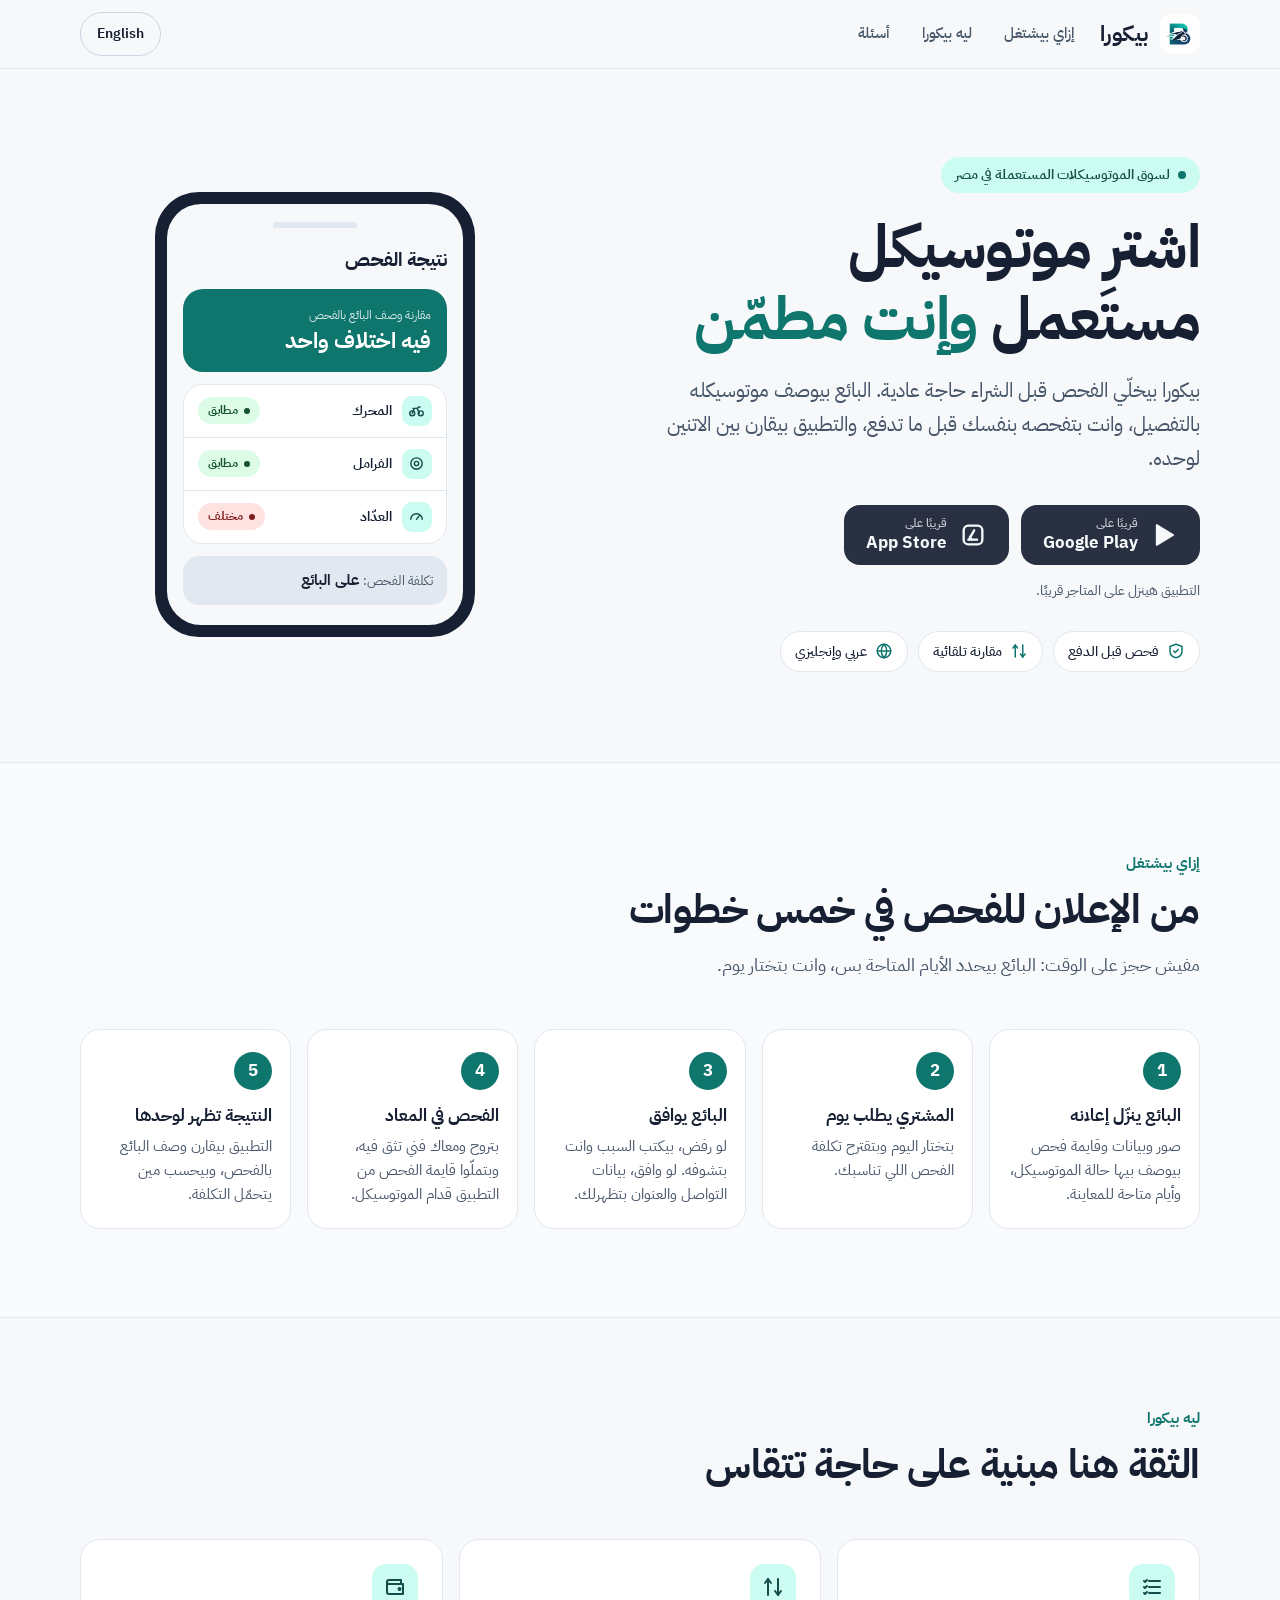
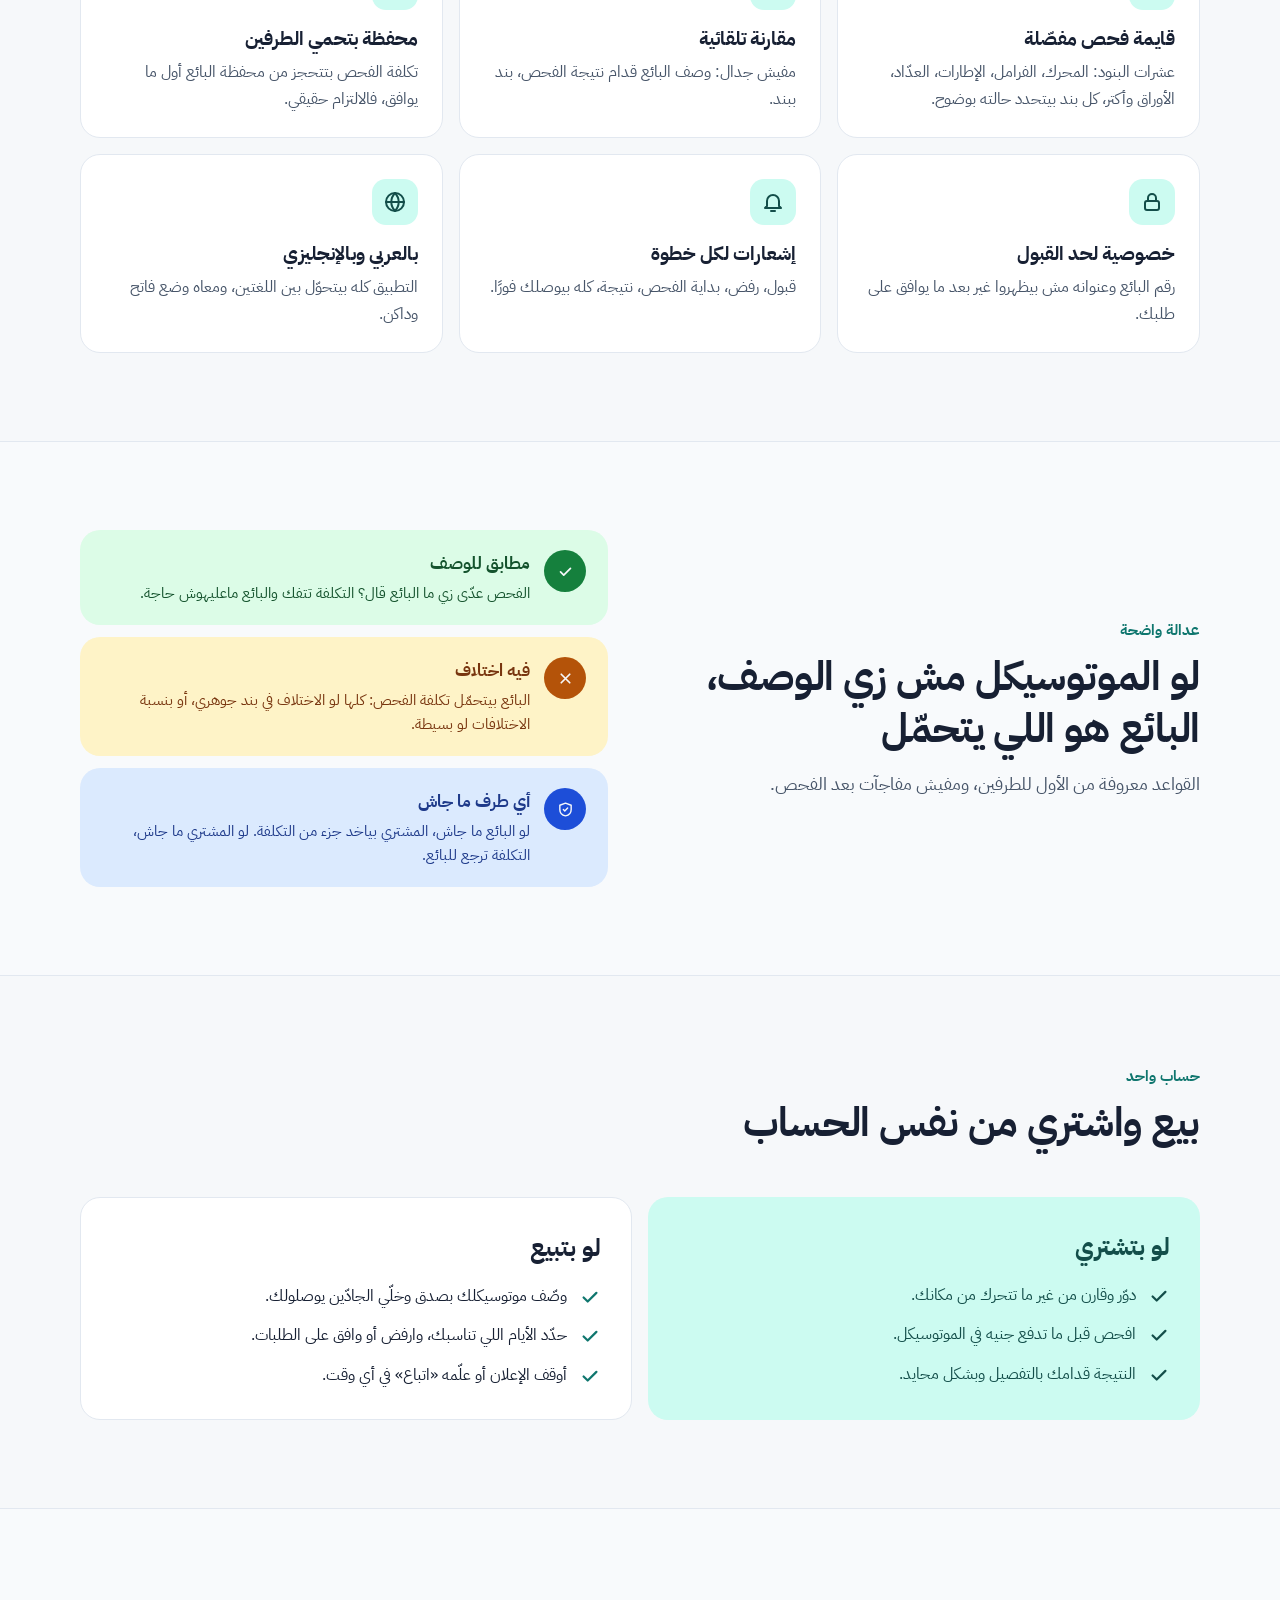
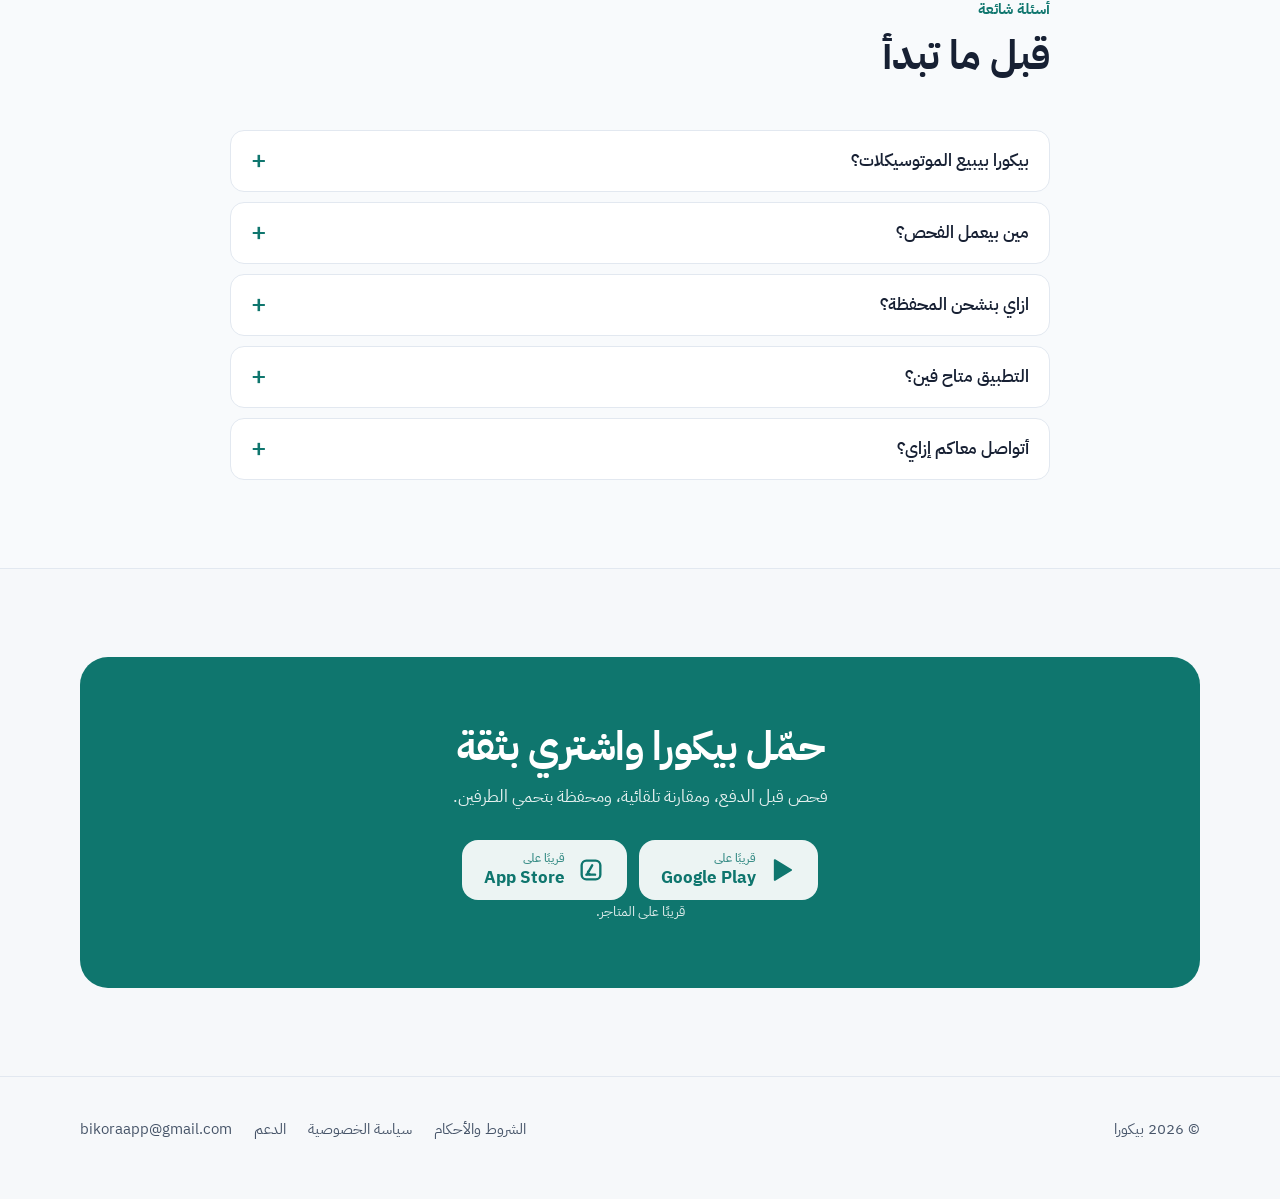
<file: index.html>
<!doctype html>
<html lang="ar" dir="rtl">
<head>
<meta charset="utf-8">
<meta name="viewport" content="width=device-width,initial-scale=1,viewport-fit=cover">
<title>بيكورا — اشترِ موتوسيكل مستعمل وإنت مطمّن | Bikora</title>
<meta name="description" content="بيكورا تطبيق لشراء وبيع الموتوسيكلات المستعملة في مصر: البائع يوصف موتوسيكله، والمشتري يفحصه قبل ما يدفع، والمقارنة بتتم تلقائيًا. Bikora: buy and sell used motorcycles in Egypt with an inspection before you pay.">
<meta name="theme-color" content="#0F766E">
<meta property="og:title" content="بيكورا | Bikora">
<meta property="og:description" content="اشترِ موتوسيكل مستعمل وإنت مطمّن. Buy a used motorcycle with confidence.">
<meta property="og:image" content="assets/icon.png">
<meta property="og:type" content="website">
<link rel="icon" type="image/png" href="assets/favicon.png">
<link rel="apple-touch-icon" href="assets/apple-touch-icon.png">
<link rel="preload" href="assets/fonts/plex-regular.woff2" as="font" type="font/woff2" crossorigin>
<style>
@font-face{font-family:"Plex";font-weight:400;font-display:swap;src:url(assets/fonts/plex-regular.woff2) format("woff2")}
@font-face{font-family:"Plex";font-weight:500;font-display:swap;src:url(assets/fonts/plex-medium.woff2) format("woff2")}
@font-face{font-family:"Plex";font-weight:600;font-display:swap;src:url(assets/fonts/plex-semibold.woff2) format("woff2")}
@font-face{font-family:"Plex";font-weight:700;font-display:swap;src:url(assets/fonts/plex-bold.woff2) format("woff2")}

/* Colours are the app's own palette (AppColors), light and dark. Flat only. */
:root{
  --primary:#0F766E; --primary-pressed:#115E59; --on-primary:#FFFFFF;
  --primary-container:#CCFBF1; --on-primary-container:#134E4A;
  --bg:#F6F8FA; --surface:#FFFFFF; --surface-low:#F8FAFC; --surface-high:#E2E8F0;
  --on-surface:#172033; --on-variant:#475569; --outline:#CBD5E1; --outline-var:#E2E8F0;
  --success:#15803D; --success-c:#DCFCE7; --on-success-c:#14532D;
  --danger:#B91C1C; --danger-c:#FEE2E2; --on-danger-c:#7F1D1D;
  --warning:#B45309; --warning-c:#FEF3C7; --on-warning-c:#78350F;
  --info:#1D4ED8; --info-c:#DBEAFE; --on-info-c:#1E3A8A;
  --radius:20px; --radius-s:14px;
  color-scheme:light;
}
@media (prefers-color-scheme:dark){
  :root:not([data-theme="light"]){
    --primary:#5EEAD4; --primary-pressed:#2DD4BF; --on-primary:#073B35;
    --primary-container:#164E45; --on-primary-container:#B7F7E9;
    --bg:#121715; --surface:#1B211E; --surface-low:#191F1C; --surface-high:#29322D;
    --on-surface:#F1F5F2; --on-variant:#B4C0B8; --outline:#78877D; --outline-var:#3A4640;
    --success:#86D9A2; --success-c:#1D4930; --on-success-c:#C7F4D3;
    --danger:#FF8B86; --danger-c:#592B2A; --on-danger-c:#FFDAD7;
    --warning:#F4C66A; --warning-c:#55401D; --on-warning-c:#FFE6AE;
    --info:#91BFFF; --info-c:#263B58; --on-info-c:#DCEAFF;
    color-scheme:dark;
  }
}

*{box-sizing:border-box;margin:0;padding:0}
html{scroll-behavior:smooth;-webkit-text-size-adjust:100%}
body{font-family:"Plex",system-ui,-apple-system,"Segoe UI",sans-serif;background:var(--bg);color:var(--on-surface);line-height:1.7;font-size:17px;-webkit-font-smoothing:antialiased}
img{max-width:100%;display:block}
a{color:inherit}
.wrap{width:min(1120px,100% - 2*clamp(16px,4vw,32px));margin-inline:auto}

/* language switching: only the active language is shown */
html[lang="ar"] [lang="en"],html[lang="en"] [lang="ar"]{display:none!important}

/* ---------- header ---------- */
header.top{position:sticky;top:0;z-index:20;background:var(--bg);border-bottom:1px solid var(--outline-var)}
.bar{display:flex;align-items:center;gap:12px;min-height:68px}
.brand{display:flex;align-items:center;gap:12px;text-decoration:none;font-weight:700;font-size:22px;letter-spacing:.2px}
.brand img{width:40px;height:40px;border-radius:11px}
.spacer{flex:1}
.nav{display:flex;gap:4px}
.nav a{text-decoration:none;padding:8px 14px;border-radius:999px;font-weight:500;font-size:15px;color:var(--on-variant)}
.nav a:hover{background:var(--surface-high);color:var(--on-surface)}
.lang-btn{font:inherit;font-weight:600;font-size:14px;min-height:44px;min-width:44px;padding:0 16px;border-radius:999px;border:1px solid var(--outline);background:transparent;color:var(--on-surface);cursor:pointer}
.lang-btn:hover{background:var(--surface-high)}
@media(max-width:760px){.nav{display:none}}

/* ---------- buttons ---------- */
.btn{display:inline-flex;align-items:center;justify-content:center;gap:10px;min-height:52px;padding:0 26px;border-radius:999px;font:inherit;font-weight:600;font-size:16px;text-decoration:none;border:0;cursor:pointer;background:var(--primary);color:var(--on-primary)}
.btn:hover{background:var(--primary-pressed)}
:root:not([data-theme="light"]) .btn:hover{color:var(--on-primary)}
.btn.ghost{background:transparent;color:var(--on-surface);border:1px solid var(--outline)}
.btn.ghost:hover{background:var(--surface-high)}
:focus-visible{outline:3px solid var(--primary);outline-offset:3px;border-radius:8px}

.store{display:inline-flex;align-items:center;gap:12px;min-height:60px;padding:0 22px;border-radius:16px;text-decoration:none;background:var(--on-surface);color:var(--bg);font-weight:600;text-align:start}
.store svg{width:28px;height:28px;flex:none}
.store small{display:block;font-size:12px;font-weight:500;opacity:.8;line-height:1.3}
.store b{display:block;font-size:17px;line-height:1.3}
.store[aria-disabled="true"]{cursor:default;opacity:.92}
.stores{display:flex;flex-wrap:wrap;gap:12px}
.band .store{background:var(--on-primary);color:var(--primary)}

/* ---------- hero ---------- */
.hero{padding:clamp(40px,7vw,88px) 0 clamp(48px,7vw,96px)}
.hero-grid{display:grid;grid-template-columns:1.1fr .9fr;gap:clamp(32px,6vw,80px);align-items:center}
.pill{display:inline-flex;align-items:center;gap:8px;padding:6px 14px;border-radius:999px;background:var(--primary-container);color:var(--on-primary-container);font-weight:600;font-size:14px}
.pill i{width:8px;height:8px;border-radius:50%;background:var(--primary);display:block}
h1{font-size:clamp(34px,5.6vw,60px);line-height:1.2;font-weight:700;margin:18px 0 18px;letter-spacing:-.5px}
h1 em{font-style:normal;color:var(--primary)}
.lead{font-size:clamp(17px,2vw,20px);color:var(--on-variant);max-width:36em}
.hero .stores{margin-top:30px}
.soon-note{margin-top:14px;font-size:14px;color:var(--on-variant)}
.chips{display:flex;flex-wrap:wrap;gap:10px;margin-top:28px}
.chip{display:inline-flex;align-items:center;gap:8px;padding:8px 14px;border-radius:999px;border:1px solid var(--outline-var);background:var(--surface);font-size:14px;font-weight:500}
.chip svg{width:18px;height:18px;color:var(--primary)}

/* phone mock — flat, built from the app's own components */
.phone-stage{display:flex;justify-content:center}
.phone{width:min(320px,100%);background:var(--on-surface);border-radius:44px;padding:12px;position:relative}
.screen{background:var(--bg);border-radius:34px;overflow:hidden;padding:18px 16px 20px;color:var(--on-surface)}
.screen .notch{width:84px;height:6px;border-radius:99px;background:var(--surface-high);margin:0 auto 16px}
.app-title{font-weight:700;font-size:19px;margin-bottom:12px}
.hero-card{background:var(--primary);color:var(--on-primary);border-radius:20px;padding:16px}
.hero-card small{opacity:.85;font-size:12px;display:block}
.hero-card strong{font-size:22px;display:block;line-height:1.3;margin-top:2px}
.rows{margin-top:12px;background:var(--surface);border:1px solid var(--outline-var);border-radius:20px;overflow:hidden}
.row{display:flex;align-items:center;gap:10px;padding:11px 14px;font-size:14px;font-weight:600}
.row+.row{border-top:1px solid var(--outline-var)}
.row .tag{margin-inline-start:auto;font-size:12px;font-weight:700;padding:3px 10px;border-radius:999px;display:inline-flex;align-items:center;gap:6px}
.tag::before{content:"";width:6px;height:6px;border-radius:50%;background:currentColor}
.tag.ok{background:var(--success-c);color:var(--on-success-c)}
.tag.bad{background:var(--danger-c);color:var(--on-danger-c)}
.ico{width:30px;height:30px;border-radius:10px;background:var(--primary-container);color:var(--on-primary-container);display:grid;place-items:center;flex:none}
.ico svg{width:17px;height:17px}
.settle{margin-top:12px;border-radius:16px;background:var(--surface-high);padding:12px 14px;font-size:13px;color:var(--on-variant)}
.settle b{color:var(--on-surface);font-size:15px}
@media(max-width:900px){.hero-grid{grid-template-columns:1fr}.phone-stage{order:-1}.phone{width:min(280px,100%)}}

/* ---------- sections ---------- */
section{padding:clamp(48px,7vw,88px) 0}
.eyebrow{font-weight:700;color:var(--primary);font-size:15px;margin-bottom:8px}
h2{font-size:clamp(27px,3.8vw,40px);line-height:1.3;font-weight:700;letter-spacing:-.3px;margin-bottom:14px}
.sub{color:var(--on-variant);max-width:40em;font-size:18px}
.head{margin-bottom:clamp(28px,4vw,48px)}
.alt{background:var(--surface-low);border-block:1px solid var(--outline-var)}

.steps{display:grid;grid-template-columns:repeat(5,1fr);gap:16px;counter-reset:s;list-style:none}
.step{background:var(--surface);border:1px solid var(--outline-var);border-radius:var(--radius);padding:22px 18px;counter-increment:s}
.step::before{content:counter(s);display:grid;place-items:center;width:38px;height:38px;border-radius:50%;background:var(--primary);color:var(--on-primary);font-weight:700;margin-bottom:14px}
.step h3{font-size:17px;line-height:1.4;margin-bottom:6px}
.step p{font-size:15px;color:var(--on-variant);line-height:1.6}
@media(max-width:1000px){.steps{grid-template-columns:repeat(2,1fr)}.step:last-child{grid-column:1/-1}}
@media(max-width:560px){.steps{grid-template-columns:1fr}}

.grid3{display:grid;grid-template-columns:repeat(3,1fr);gap:16px}
.card{background:var(--surface);border:1px solid var(--outline-var);border-radius:var(--radius);padding:24px}
.card .ico{width:46px;height:46px;border-radius:14px;margin-bottom:16px}
.card .ico svg{width:24px;height:24px}
.card h3{font-size:19px;line-height:1.4;margin-bottom:6px}
.card p{color:var(--on-variant);font-size:16px}
@media(max-width:900px){.grid3{grid-template-columns:repeat(2,1fr)}}
@media(max-width:600px){.grid3{grid-template-columns:1fr}}

.split{display:grid;grid-template-columns:1fr 1fr;gap:clamp(24px,5vw,64px);align-items:center}
@media(max-width:900px){.split{grid-template-columns:1fr}}
.rule{border-radius:var(--radius);padding:20px 22px;display:flex;gap:14px;align-items:flex-start}
.rule+.rule{margin-top:12px}
.rule .ico{width:42px;height:42px;border-radius:50%}
.rule h3{font-size:17px;margin-bottom:2px}
.rule p{font-size:15px;line-height:1.6}
.rule.good{background:var(--success-c);color:var(--on-success-c)}
.rule.good .ico{background:var(--success);color:var(--bg)}
.rule.bad{background:var(--warning-c);color:var(--on-warning-c)}
.rule.bad .ico{background:var(--warning);color:var(--bg)}
.rule.info{background:var(--info-c);color:var(--on-info-c)}
.rule.info .ico{background:var(--info);color:var(--bg)}

.two{display:grid;grid-template-columns:1fr 1fr;gap:16px}
@media(max-width:760px){.two{grid-template-columns:1fr}}
.role{border-radius:var(--radius);padding:30px}
.role.a{background:var(--primary-container);color:var(--on-primary-container)}
.role.b{background:var(--surface);border:1px solid var(--outline-var)}
.role h3{font-size:24px;margin-bottom:14px}
.role ul{list-style:none;display:grid;gap:12px}
.role li{display:flex;gap:12px;align-items:flex-start;font-size:16px}
.role li svg{width:22px;height:22px;flex:none;margin-top:3px;color:var(--primary)}
.role.a li svg{color:var(--on-primary-container)}

details{background:var(--surface);border:1px solid var(--outline-var);border-radius:var(--radius-s);padding:0 20px}
details+details{margin-top:10px}
summary{cursor:pointer;list-style:none;min-height:60px;display:flex;align-items:center;justify-content:space-between;gap:16px;font-weight:600;font-size:17px}
summary::-webkit-details-marker{display:none}
summary::after{content:"+";font-size:26px;line-height:1;color:var(--primary);font-weight:500}
details[open] summary::after{content:"–"}
details p{padding:0 0 20px;color:var(--on-variant)}

.band{background:var(--primary);color:var(--on-primary);border-radius:28px;padding:clamp(32px,6vw,64px);text-align:center}
.band h2{margin-bottom:10px}
.band p{opacity:.9;max-width:32em;margin:0 auto}
.band .stores{justify-content:center;margin-top:28px}
.band .soon-note{color:var(--on-primary);opacity:.85}

footer{padding:40px 0 56px;border-top:1px solid var(--outline-var);color:var(--on-variant);font-size:15px}
.foot{display:flex;flex-wrap:wrap;gap:16px 32px;align-items:center;justify-content:space-between}
.foot nav{display:flex;flex-wrap:wrap;gap:6px 22px}
.foot a{text-decoration:none}
.foot a:hover{color:var(--primary);text-decoration:underline}

.reveal{opacity:0;transform:translateY(14px);transition:opacity .5s ease,transform .5s ease}
.reveal.in{opacity:1;transform:none}
@media(prefers-reduced-motion:reduce){html{scroll-behavior:auto}.reveal{opacity:1;transform:none;transition:none}}
</style>
</head>
<body>

<!-- icons (inline, currentColor) -->
<svg width="0" height="0" style="position:absolute" aria-hidden="true">
  <defs>
    <symbol id="i-shield" viewBox="0 0 24 24" fill="none" stroke="currentColor" stroke-width="2" stroke-linecap="round" stroke-linejoin="round"><path d="M12 3l8 3v6c0 4.5-3.2 8-8 9-4.8-1-8-4.5-8-9V6l8-3z"/><path d="M9 12l2 2 4-4"/></symbol>
    <symbol id="i-list" viewBox="0 0 24 24" fill="none" stroke="currentColor" stroke-width="2" stroke-linecap="round" stroke-linejoin="round"><path d="M9 6h11M9 12h11M9 18h11"/><path d="M4 6l1 1 2-2M4 12l1 1 2-2M4 18l1 1 2-2"/></symbol>
    <symbol id="i-compare" viewBox="0 0 24 24" fill="none" stroke="currentColor" stroke-width="2" stroke-linecap="round" stroke-linejoin="round"><path d="M7 4v16M17 4v16"/><path d="M4 8l3-4 3 4M14 16l3 4 3-4"/></symbol>
    <symbol id="i-wallet" viewBox="0 0 24 24" fill="none" stroke="currentColor" stroke-width="2" stroke-linecap="round" stroke-linejoin="round"><path d="M4 7a2 2 0 012-2h12v4"/><path d="M4 7v10a2 2 0 002 2h14V9H6a2 2 0 01-2-2z"/><circle cx="16.5" cy="14" r="1"/></symbol>
    <symbol id="i-lock" viewBox="0 0 24 24" fill="none" stroke="currentColor" stroke-width="2" stroke-linecap="round" stroke-linejoin="round"><rect x="5" y="11" width="14" height="9" rx="2"/><path d="M8 11V8a4 4 0 018 0v3"/></symbol>
    <symbol id="i-bell" viewBox="0 0 24 24" fill="none" stroke="currentColor" stroke-width="2" stroke-linecap="round" stroke-linejoin="round"><path d="M6 16V11a6 6 0 0112 0v5l2 2H4l2-2z"/><path d="M10 21h4"/></symbol>
    <symbol id="i-globe" viewBox="0 0 24 24" fill="none" stroke="currentColor" stroke-width="2" stroke-linecap="round" stroke-linejoin="round"><circle cx="12" cy="12" r="9"/><path d="M3 12h18M12 3c2.5 2.7 3.7 5.7 3.7 9S14.500 18.300 12 21c-2.5-2.7-3.700-5.700-3.700-9S9.500 5.700 12 3z"/></symbol>
    <symbol id="i-check" viewBox="0 0 24 24" fill="none" stroke="currentColor" stroke-width="2.4" stroke-linecap="round" stroke-linejoin="round"><path d="M5 12.500l4.500 4.500L19 7.500"/></symbol>
    <symbol id="i-x" viewBox="0 0 24 24" fill="none" stroke="currentColor" stroke-width="2.4" stroke-linecap="round" stroke-linejoin="round"><path d="M6 6l12 12M18 6L6 18"/></symbol>
    <symbol id="i-bike" viewBox="0 0 24 24" fill="none" stroke="currentColor" stroke-width="2" stroke-linecap="round" stroke-linejoin="round"><circle cx="6" cy="16" r="3.500"/><circle cx="18" cy="16" r="3.500"/><path d="M6 16l3-7h4l3 7M9 9H7M13 9l2-2h2"/></symbol>
    <symbol id="i-gauge" viewBox="0 0 24 24" fill="none" stroke="currentColor" stroke-width="2" stroke-linecap="round" stroke-linejoin="round"><path d="M4 16a8 8 0 1116 0"/><path d="M12 16l4-5"/></symbol>
    <symbol id="i-brake" viewBox="0 0 24 24" fill="none" stroke="currentColor" stroke-width="2" stroke-linecap="round" stroke-linejoin="round"><circle cx="12" cy="12" r="8"/><circle cx="12" cy="12" r="3"/></symbol>
    <symbol id="i-play" viewBox="0 0 24 24"><path fill="currentColor" d="M5 3.500v17c0 .6.7 1 1.200.7l14-8.500a.8.8 0 000-1.400l-14-8.500C5.700 2.500 5 2.900 5 3.500z"/></symbol>
    <symbol id="i-apple" viewBox="0 0 24 24" fill="none" stroke="currentColor" stroke-width="2" stroke-linecap="round" stroke-linejoin="round"><rect x="4" y="4" width="16" height="16" rx="4"/><path d="M8.500 16l4.500-8M11 16l-1.500-2.700M15.500 16H8"/></symbol>
  </defs>
</svg>

<header class="top">
  <div class="wrap bar">
    <a class="brand" href="#top" aria-label="Bikora">
      <img src="assets/icon.png" width="40" height="40" alt="">
      <span><span lang="ar">بيكورا</span><span lang="en">Bikora</span></span>
    </a>
    <nav class="nav" aria-label="Sections">
      <a href="#how"><span lang="ar">إزاي بيشتغل</span><span lang="en">How it works</span></a>
      <a href="#why"><span lang="ar">ليه بيكورا</span><span lang="en">Why Bikora</span></a>
      <a href="#faq"><span lang="ar">أسئلة</span><span lang="en">FAQ</span></a>
    </nav>
    <span class="spacer"></span>
    <button class="lang-btn" id="langBtn" type="button" aria-label="Change language"><span lang="ar">English</span><span lang="en">عربي</span></button>
  </div>
</header>

<main id="top">
<!-- ================= HERO ================= -->
<div class="hero">
  <div class="wrap hero-grid">
    <div>
      <span class="pill"><i></i><span lang="ar">لسوق الموتوسيكلات المستعملة في مصر</span><span lang="en">For used motorcycles in Egypt</span></span>
      <h1>
        <span lang="ar">اشترِ موتوسيكل مستعمل <em>وإنت مطمّن</em></span>
        <span lang="en">Buy a used motorcycle <em>with confidence</em></span>
      </h1>
      <p class="lead">
        <span lang="ar">بيكورا بيخلّي الفحص قبل الشراء حاجة عادية. البائع بيوصف موتوسيكله بالتفصيل، وانت بتفحصه بنفسك قبل ما تدفع، والتطبيق بيقارن بين الاتنين لوحده.</span>
        <span lang="en">Bikora makes inspecting before you buy the normal thing to do. The seller describes the bike in detail, you check it yourself before paying, and the app compares the two for you.</span>
      </p>
      <div class="stores" data-stores></div>
      <p class="soon-note" data-soon hidden>
        <span lang="ar">التطبيق هينزل على المتاجر قريبًا.</span>
        <span lang="en">The app is coming to the stores soon.</span>
      </p>
      <div class="chips">
        <span class="chip"><svg><use href="#i-shield"/></svg><span lang="ar">فحص قبل الدفع</span><span lang="en">Inspection before you pay</span></span>
        <span class="chip"><svg><use href="#i-compare"/></svg><span lang="ar">مقارنة تلقائية</span><span lang="en">Automatic comparison</span></span>
        <span class="chip"><svg><use href="#i-globe"/></svg><span lang="ar">عربي وإنجليزي</span><span lang="en">Arabic &amp; English</span></span>
      </div>
    </div>

    <div class="phone-stage" aria-hidden="true">
      <div class="phone">
        <div class="screen">
          <div class="notch"></div>
          <div class="app-title"><span lang="ar">نتيجة الفحص</span><span lang="en">Inspection result</span></div>
          <div class="hero-card">
            <small><span lang="ar">مقارنة وصف البائع بالفحص</span><span lang="en">Seller's description vs inspection</span></small>
            <strong><span lang="ar">فيه اختلاف واحد</span><span lang="en">1 mismatch found</span></strong>
          </div>
          <div class="rows">
            <div class="row"><span class="ico"><svg><use href="#i-bike"/></svg></span><span lang="ar">المحرك</span><span lang="en">Engine</span><span class="tag ok"><span lang="ar">مطابق</span><span lang="en">Match</span></span></div>
            <div class="row"><span class="ico"><svg><use href="#i-brake"/></svg></span><span lang="ar">الفرامل</span><span lang="en">Brakes</span><span class="tag ok"><span lang="ar">مطابق</span><span lang="en">Match</span></span></div>
            <div class="row"><span class="ico"><svg><use href="#i-gauge"/></svg></span><span lang="ar">العدّاد</span><span lang="en">Odometer</span><span class="tag bad"><span lang="ar">مختلف</span><span lang="en">Mismatch</span></span></div>
          </div>
          <div class="settle"><span lang="ar">تكلفة الفحص: <b>على البائع</b></span><span lang="en">Inspection fee: <b>paid by the seller</b></span></div>
        </div>
      </div>
    </div>
  </div>
</div>

<!-- ================= HOW ================= -->
<section id="how" class="alt">
  <div class="wrap">
    <div class="head reveal">
      <p class="eyebrow"><span lang="ar">إزاي بيشتغل</span><span lang="en">How it works</span></p>
      <h2><span lang="ar">من الإعلان للفحص في خمس خطوات</span><span lang="en">From listing to inspection in five steps</span></h2>
      <p class="sub"><span lang="ar">مفيش حجز على الوقت: البائع بيحدد الأيام المتاحة بس، وانت بتختار يوم.</span><span lang="en">No time slots: the seller sets the days they are free, and you pick a day.</span></p>
    </div>
    <ol class="steps">
      <li class="step reveal"><h3><span lang="ar">البائع ينزّل إعلانه</span><span lang="en">The seller lists the bike</span></h3><p><span lang="ar">صور وبيانات وقايمة فحص بيوصف بيها حالة الموتوسيكل، وأيام متاحة للمعاينة.</span><span lang="en">Photos, details and an inspection checklist describing its condition, plus the days it can be viewed.</span></p></li>
      <li class="step reveal"><h3><span lang="ar">المشتري يطلب يوم</span><span lang="en">The buyer requests a day</span></h3><p><span lang="ar">بتختار اليوم وبتقترح تكلفة الفحص اللي تناسبك.</span><span lang="en">You choose a day and propose the inspection fee that suits you.</span></p></li>
      <li class="step reveal"><h3><span lang="ar">البائع يوافق</span><span lang="en">The seller accepts</span></h3><p><span lang="ar">لو رفض، بيكتب السبب وانت بتشوفه. لو وافق، بيانات التواصل والعنوان بتظهرلك.</span><span lang="en">If they decline, they give a reason you can read. If they accept, their contact details and address unlock.</span></p></li>
      <li class="step reveal"><h3><span lang="ar">الفحص في المعاد</span><span lang="en">The inspection</span></h3><p><span lang="ar">بتروح ومعاك فني تثق فيه، وبتملّوا قايمة الفحص من التطبيق قدام الموتوسيكل.</span><span lang="en">You go with a technician you trust and fill in the checklist in the app, in front of the bike.</span></p></li>
      <li class="step reveal"><h3><span lang="ar">النتيجة تظهر لوحدها</span><span lang="en">The result appears</span></h3><p><span lang="ar">التطبيق بيقارن وصف البائع بالفحص، وبيحسب مين يتحمّل التكلفة.</span><span lang="en">The app compares the seller's description with the inspection and works out who bears the cost.</span></p></li>
    </ol>
  </div>
</section>

<!-- ================= WHY ================= -->
<section id="why">
  <div class="wrap">
    <div class="head reveal">
      <p class="eyebrow"><span lang="ar">ليه بيكورا</span><span lang="en">Why Bikora</span></p>
      <h2><span lang="ar">الثقة هنا مبنية على حاجة تتقاس</span><span lang="en">Trust you can actually measure</span></h2>
    </div>
    <div class="grid3">
      <article class="card reveal"><span class="ico"><svg><use href="#i-list"/></svg></span><h3><span lang="ar">قايمة فحص مفصّلة</span><span lang="en">A detailed checklist</span></h3><p><span lang="ar">عشرات البنود: المحرك، الفرامل، الإطارات، العدّاد، الأوراق وأكتر، كل بند بيتحدد حالته بوضوح.</span><span lang="en">Dozens of items: engine, brakes, tyres, odometer, paperwork and more, each with a clear condition.</span></p></article>
      <article class="card reveal"><span class="ico"><svg><use href="#i-compare"/></svg></span><h3><span lang="ar">مقارنة تلقائية</span><span lang="en">Automatic comparison</span></h3><p><span lang="ar">مفيش جدال: وصف البائع قدام نتيجة الفحص، بند ببند.</span><span lang="en">No arguing: the seller's description next to the inspection result, item by item.</span></p></article>
      <article class="card reveal"><span class="ico"><svg><use href="#i-wallet"/></svg></span><h3><span lang="ar">محفظة بتحمي الطرفين</span><span lang="en">A wallet that protects both sides</span></h3><p><span lang="ar">تكلفة الفحص بتتحجز من محفظة البائع أول ما يوافق، فالالتزام حقيقي.</span><span lang="en">The inspection fee is held from the seller's wallet when they accept, so the commitment is real.</span></p></article>
      <article class="card reveal"><span class="ico"><svg><use href="#i-lock"/></svg></span><h3><span lang="ar">خصوصية لحد القبول</span><span lang="en">Private until accepted</span></h3><p><span lang="ar">رقم البائع وعنوانه مش بيظهروا غير بعد ما يوافق على طلبك.</span><span lang="en">The seller's phone number and address stay hidden until they accept your request.</span></p></article>
      <article class="card reveal"><span class="ico"><svg><use href="#i-bell"/></svg></span><h3><span lang="ar">إشعارات لكل خطوة</span><span lang="en">Notified at every step</span></h3><p><span lang="ar">قبول، رفض، بداية الفحص، نتيجة، كله بيوصلك فورًا.</span><span lang="en">Accepted, declined, inspection started, result ready: you hear about it right away.</span></p></article>
      <article class="card reveal"><span class="ico"><svg><use href="#i-globe"/></svg></span><h3><span lang="ar">بالعربي وبالإنجليزي</span><span lang="en">Arabic and English</span></h3><p><span lang="ar">التطبيق كله بيتحوّل بين اللغتين، ومعاه وضع فاتح وداكن.</span><span lang="en">The whole app switches between both languages, with light and dark modes.</span></p></article>
    </div>
  </div>
</section>

<!-- ================= FAIRNESS ================= -->
<section class="alt">
  <div class="wrap split">
    <div class="reveal">
      <p class="eyebrow"><span lang="ar">عدالة واضحة</span><span lang="en">Clear fairness</span></p>
      <h2><span lang="ar">لو الموتوسيكل مش زي الوصف، البائع هو اللي يتحمّل</span><span lang="en">If the bike isn't as described, the seller pays</span></h2>
      <p class="sub"><span lang="ar">القواعد معروفة من الأول للطرفين، ومفيش مفاجآت بعد الفحص.</span><span lang="en">The rules are known to both sides up front. No surprises after the inspection.</span></p>
    </div>
    <div class="reveal">
      <div class="rule good"><span class="ico"><svg><use href="#i-check"/></svg></span><div><h3><span lang="ar">مطابق للوصف</span><span lang="en">Matches the description</span></h3><p><span lang="ar">الفحص عدّى زي ما البائع قال؟ التكلفة تتفك والبائع ماعليهوش حاجة.</span><span lang="en">The inspection matched what the seller said? The hold is released and the seller owes nothing.</span></p></div></div>
      <div class="rule bad"><span class="ico"><svg><use href="#i-x"/></svg></span><div><h3><span lang="ar">فيه اختلاف</span><span lang="en">There is a mismatch</span></h3><p><span lang="ar">البائع بيتحمّل تكلفة الفحص: كلها لو الاختلاف في بند جوهري، أو بنسبة الاختلافات لو بسيطة.</span><span lang="en">The seller bears the inspection fee: all of it for a critical item, or in proportion to the mismatches otherwise.</span></p></div></div>
      <div class="rule info"><span class="ico"><svg><use href="#i-shield"/></svg></span><div><h3><span lang="ar">أي طرف ما جاش</span><span lang="en">If someone doesn't show up</span></h3><p><span lang="ar">لو البائع ما جاش، المشتري بياخد جزء من التكلفة. لو المشتري ما جاش، التكلفة ترجع للبائع.</span><span lang="en">If the seller doesn't show, the buyer receives part of the fee. If the buyer doesn't show, the fee goes back to the seller.</span></p></div></div>
    </div>
  </div>
</section>

<!-- ================= ROLES ================= -->
<section>
  <div class="wrap">
    <div class="head reveal">
      <p class="eyebrow"><span lang="ar">حساب واحد</span><span lang="en">One account</span></p>
      <h2><span lang="ar">بيع واشتري من نفس الحساب</span><span lang="en">Buy and sell from the same account</span></h2>
    </div>
    <div class="two">
      <div class="role a reveal">
        <h3><span lang="ar">لو بتشتري</span><span lang="en">If you're buying</span></h3>
        <ul>
          <li><svg><use href="#i-check"/></svg><span lang="ar">دوّر وقارن من غير ما تتحرك من مكانك.</span><span lang="en">Browse and compare without leaving home.</span></li>
          <li><svg><use href="#i-check"/></svg><span lang="ar">افحص قبل ما تدفع جنيه في الموتوسيكل.</span><span lang="en">Inspect before paying a pound for the bike.</span></li>
          <li><svg><use href="#i-check"/></svg><span lang="ar">النتيجة قدامك بالتفصيل وبشكل محايد.</span><span lang="en">See the result in detail, impartially.</span></li>
        </ul>
      </div>
      <div class="role b reveal">
        <h3><span lang="ar">لو بتبيع</span><span lang="en">If you're selling</span></h3>
        <ul>
          <li><svg><use href="#i-check"/></svg><span lang="ar">وصّف موتوسيكلك بصدق وخلّي الجادّين يوصلولك.</span><span lang="en">Describe your bike honestly and attract serious buyers.</span></li>
          <li><svg><use href="#i-check"/></svg><span lang="ar">حدّد الأيام اللي تناسبك، وارفض أو وافق على الطلبات.</span><span lang="en">Choose the days that suit you and accept or decline requests.</span></li>
          <li><svg><use href="#i-check"/></svg><span lang="ar">أوقف الإعلان أو علّمه «اتباع» في أي وقت.</span><span lang="en">Pause the listing or mark it sold at any time.</span></li>
        </ul>
      </div>
    </div>
  </div>
</section>

<!-- ================= FAQ ================= -->
<section id="faq" class="alt">
  <div class="wrap" style="max-width:820px">
    <div class="head reveal">
      <p class="eyebrow"><span lang="ar">أسئلة شائعة</span><span lang="en">FAQ</span></p>
      <h2><span lang="ar">قبل ما تبدأ</span><span lang="en">Before you start</span></h2>
    </div>
    <details class="reveal"><summary><span lang="ar">بيكورا بيبيع الموتوسيكلات؟</span><span lang="en">Does Bikora sell motorcycles?</span></summary><p><span lang="ar">لا. بيكورا بيوصّل بين البائع والمشتري ويساعد على فحص الموتوسيكل قبل الشراء. الاتفاق على السعر والبيع بينكم انتو.</span><span lang="en">No. Bikora connects buyers and sellers and helps inspect the bike before purchase. The price and the sale are agreed between the two of you.</span></p></details>
    <details class="reveal"><summary><span lang="ar">مين بيعمل الفحص؟</span><span lang="en">Who performs the inspection?</span></summary><p><span lang="ar">المشتري بيجيب فني من اختياره، وبيملّوا قايمة الفحص من حساب المشتري في التطبيق.</span><span lang="en">The buyer brings a technician of their choice, and the checklist is filled in from the buyer's account in the app.</span></p></details>
    <details class="reveal"><summary><span lang="ar">ازاي بنشحن المحفظة؟</span><span lang="en">How do I top up my wallet?</span></summary><p><span lang="ar">بالتحويل من محفظة كاش أو إنستاباي، وبترفع صورة التحويل في التطبيق وبتتراجع وتتأكد قبل ما الرصيد يظهر. مفيش بوابة دفع إلكتروني داخل التطبيق.</span><span lang="en">By transfer from a cash wallet or InstaPay, then upload the transfer screenshot in the app. It is reviewed before the balance appears. There is no online payment gateway in the app.</span></p></details>
    <details class="reveal"><summary><span lang="ar">التطبيق متاح فين؟</span><span lang="en">Where is the app available?</span></summary><p><span lang="ar">هينزل على Google Play وApp Store قريبًا. اتابع الصفحة دي لحد ما الأزرار تتفعّل.</span><span lang="en">It is coming to Google Play and the App Store soon. Check back here until the buttons go live.</span></p></details>
    <details class="reveal"><summary><span lang="ar">أتواصل معاكم إزاي؟</span><span lang="en">How do I reach you?</span></summary><p><span lang="ar">ابعتلنا على <a href="mailto:bikoraapp@gmail.com" style="color:var(--primary)">bikoraapp@gmail.com</a>.</span><span lang="en">Email us at <a href="mailto:bikoraapp@gmail.com" style="color:var(--primary)">bikoraapp@gmail.com</a>.</span></p></details>
  </div>
</section>

<!-- ================= DOWNLOAD ================= -->
<section id="download">
  <div class="wrap">
    <div class="band reveal">
      <h2><span lang="ar">حمّل بيكورا واشتري بثقة</span><span lang="en">Get Bikora and buy with confidence</span></h2>
      <p><span lang="ar">فحص قبل الدفع، ومقارنة تلقائية، ومحفظة بتحمي الطرفين.</span><span lang="en">Inspection before you pay, automatic comparison, and a wallet that protects both sides.</span></p>
      <div class="stores" data-stores></div>
      <p class="soon-note" data-soon hidden><span lang="ar">قريبًا على المتاجر.</span><span lang="en">Coming soon to the stores.</span></p>
    </div>
  </div>
</section>
</main>

<footer>
  <div class="wrap foot">
    <span>© 2026 <span lang="ar">بيكورا</span><span lang="en">Bikora</span></span>
    <nav aria-label="Legal">
      <a href="terms.html"><span lang="ar">الشروط والأحكام</span><span lang="en">Terms</span></a>
      <a href="privacy.html"><span lang="ar">سياسة الخصوصية</span><span lang="en">Privacy</span></a>
      <a href="support.html"><span lang="ar">الدعم</span><span lang="en">Support</span></a>
      <a href="mailto:bikoraapp@gmail.com">bikoraapp@gmail.com</a>
    </nav>
  </div>
</footer>

<script>
/* ===== Set the store links here once the app is published ===== */
var STORE_LINKS = {
  android: "",   // e.g. "https://play.google.com/store/apps/details?id=com.app.bikora.bikora"
  ios: ""        // e.g. "https://apps.apple.com/app/id0000000000"
};

(function () {
  var html = document.documentElement;

  // ---- store buttons: a link when the URL exists, otherwise a "soon" badge
  var defs = [
    { key: "android", icon: "i-play", name: "Google Play",
      ar: ["قريبًا على", "حمّله من"], en: ["Coming soon on", "Get it on"] },
    { key: "ios", icon: "i-apple", name: "App Store",
      ar: ["قريبًا على", "حمّله من"], en: ["Coming soon on", "Download on the"] }
  ];
  var anyMissing = false;
  document.querySelectorAll("[data-stores]").forEach(function (box) {
    defs.forEach(function (d) {
      var url = STORE_LINKS[d.key], live = !!url;
      if (!live) anyMissing = true;
      var a = document.createElement(live ? "a" : "span");
      a.className = "store";
      if (live) { a.href = url; a.rel = "noopener"; } else { a.setAttribute("aria-disabled", "true"); }
      a.innerHTML =
        '<svg aria-hidden="true"><use href="#' + d.icon + '"/></svg><span>' +
        '<small lang="ar">' + d.ar[live ? 1 : 0] + '</small><small lang="en">' + d.en[live ? 1 : 0] + '</small>' +
        '<b>' + d.name + '</b></span>';
      box.appendChild(a);
    });
  });
  if (anyMissing) document.querySelectorAll("[data-soon]").forEach(function (n) { n.hidden = false; });

  // ---- language toggle (remembered when storage is available)
  function setLang(l) {
    html.lang = l; html.dir = l === "ar" ? "rtl" : "ltr";
    document.title = l === "ar" ? "بيكورا — اشترِ موتوسيكل مستعمل وإنت مطمّن" : "Bikora — Buy a used motorcycle with confidence";
    try { localStorage.setItem("bikora-lang", l); } catch (e) {}
  }
  var saved = null;
  try { saved = localStorage.getItem("bikora-lang"); } catch (e) {}
  if (saved === "en" || saved === "ar") setLang(saved);
  document.getElementById("langBtn").addEventListener("click", function () {
    setLang(html.lang === "ar" ? "en" : "ar");
  });

  // ---- reveal on scroll
  var items = document.querySelectorAll(".reveal");
  if (!("IntersectionObserver" in window)) { items.forEach(function (n) { n.classList.add("in"); }); return; }
  var io = new IntersectionObserver(function (entries) {
    entries.forEach(function (e) { if (e.isIntersecting) { e.target.classList.add("in"); io.unobserve(e.target); } });
  }, { threshold: 0.12 });
  items.forEach(function (n) { io.observe(n); });
})();
</script>
</body>
</html>
</file>
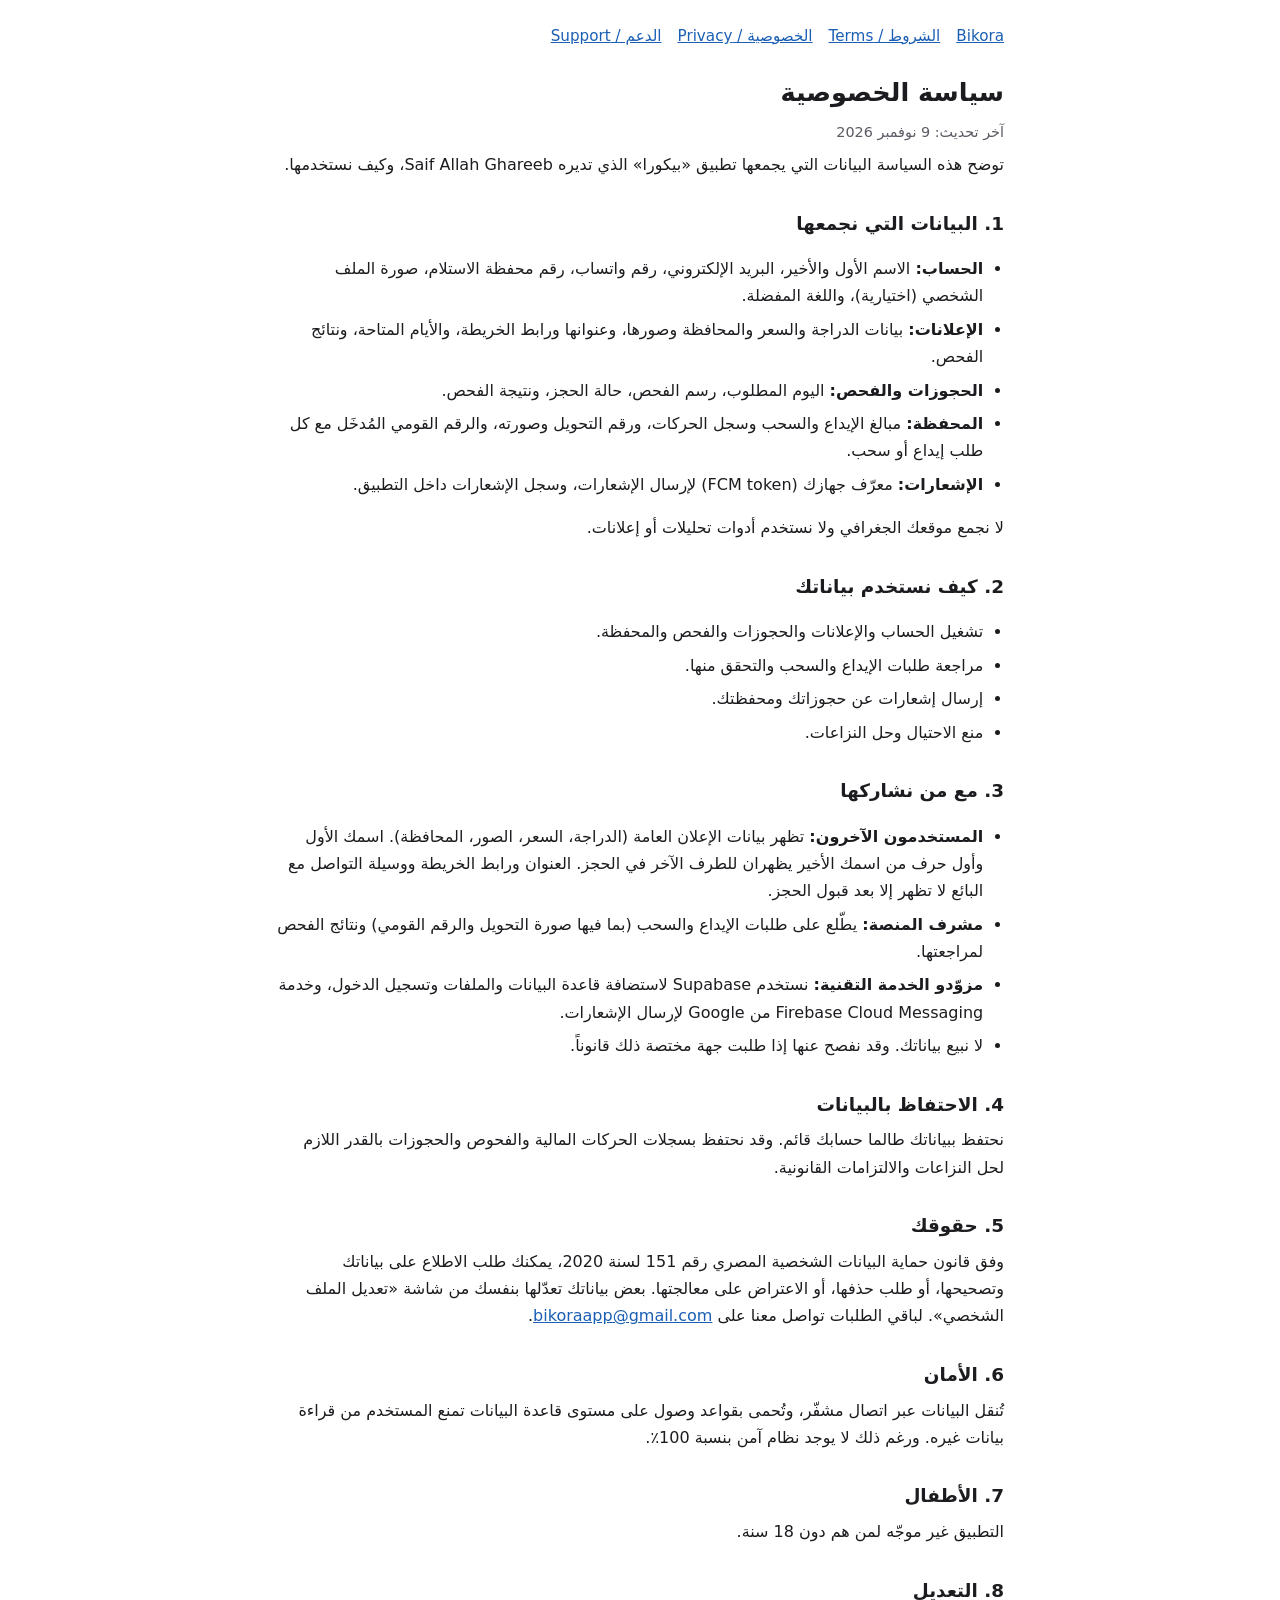
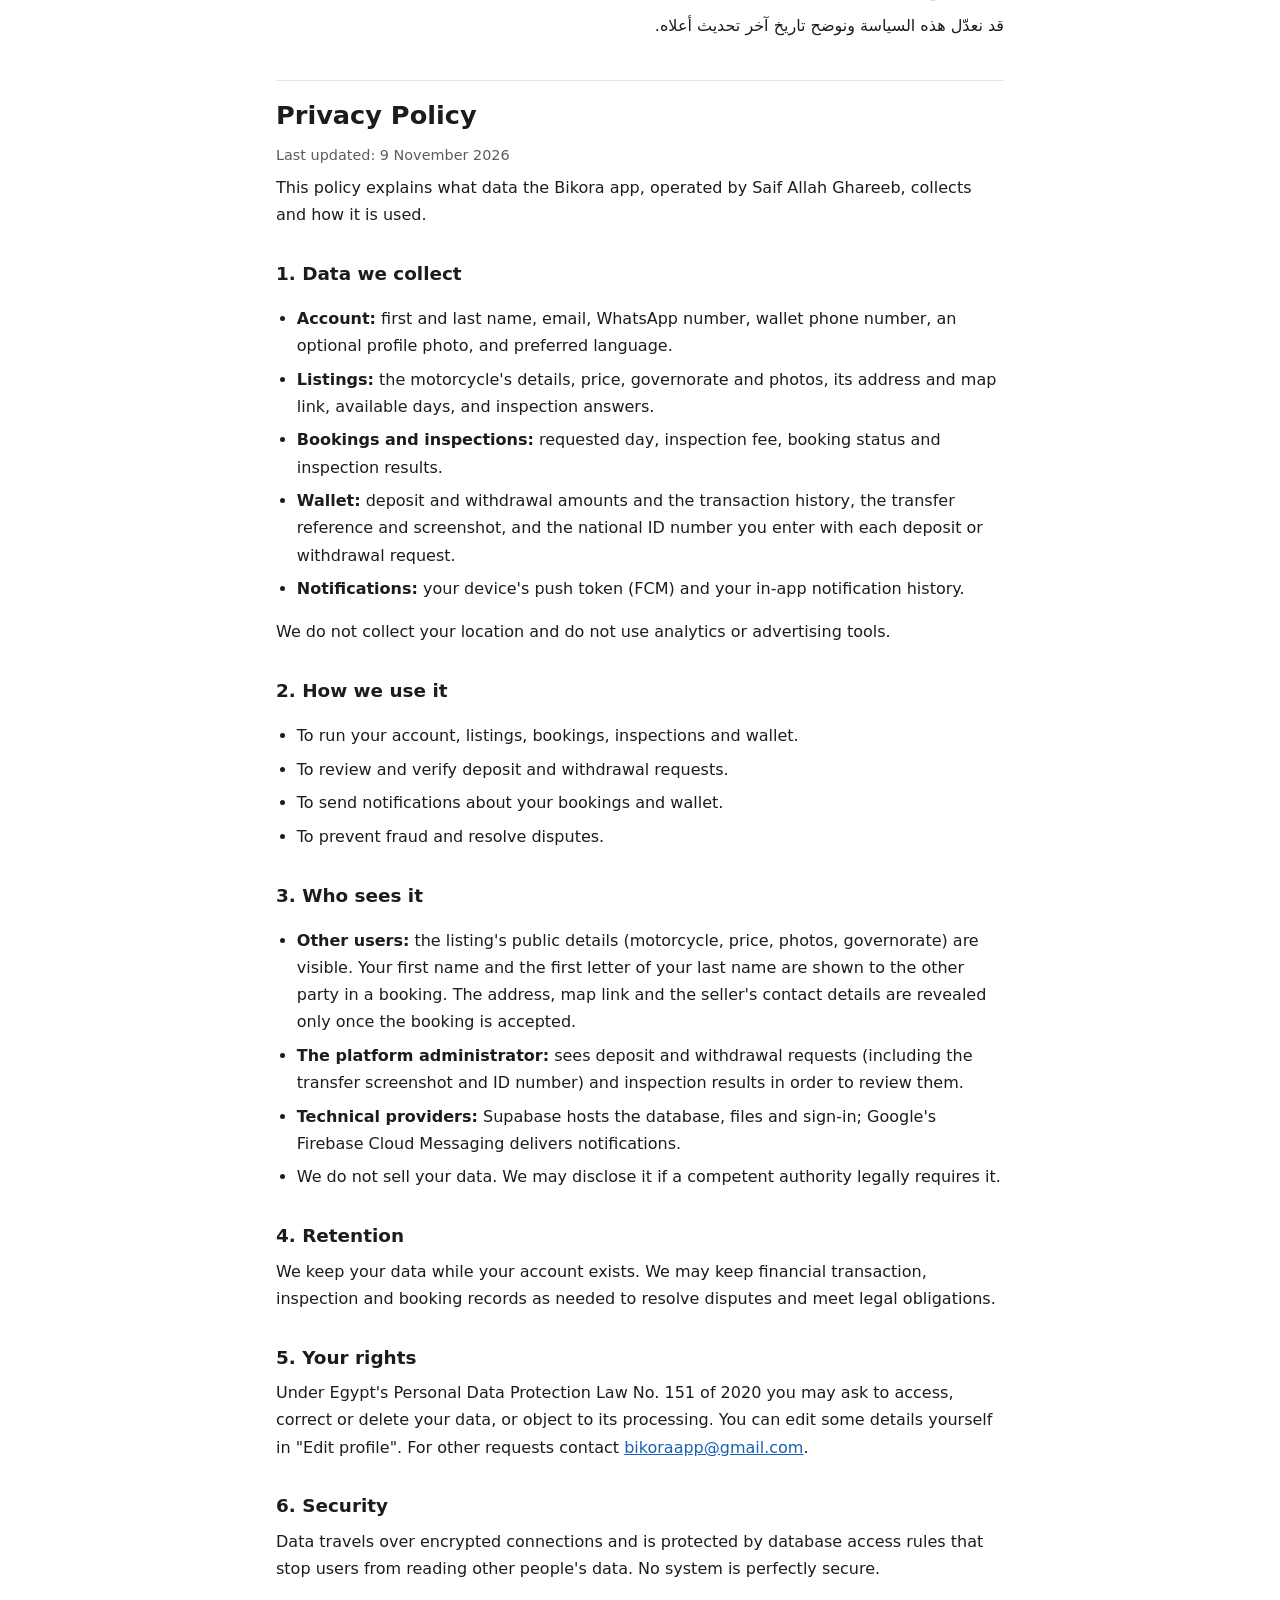
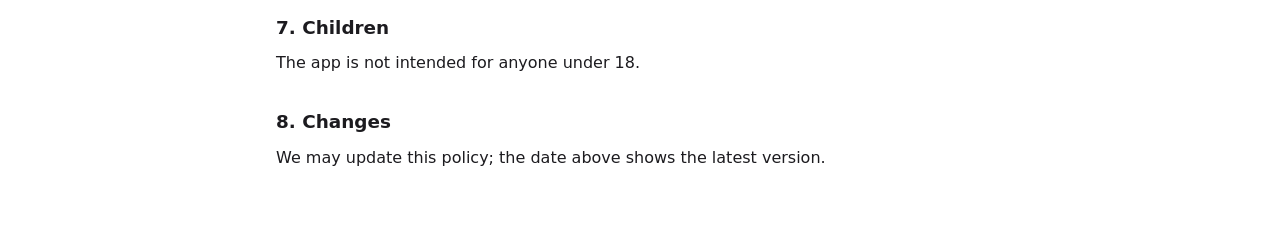
<file: privacy.html>
<!doctype html>
<html lang="ar" dir="rtl">
<head>
<meta charset="utf-8">
<meta name="viewport" content="width=device-width,initial-scale=1">
<title>بيكورا — سياسة الخصوصية / Bikora — Privacy Policy</title>
<link rel="stylesheet" href="style.css">
</head>
<body>
<main>
<nav><a href="index.html">Bikora</a><a href="terms.html">الشروط / Terms</a><a href="privacy.html">الخصوصية / Privacy</a><a href="support.html">الدعم / Support</a></nav>
<section class="lang" lang="ar" dir="rtl" style="border-top:0;margin-top:0">
<h1>سياسة الخصوصية</h1>
<p class="meta">آخر تحديث: 9 نوفمبر 2026</p>
<p>توضح هذه السياسة البيانات التي يجمعها تطبيق «بيكورا» الذي تديره Saif Allah Ghareeb، وكيف نستخدمها.</p>

<h2>1. البيانات التي نجمعها</h2>
<ul>
<li><b>الحساب:</b> الاسم الأول والأخير، البريد الإلكتروني، رقم واتساب، رقم محفظة الاستلام، صورة الملف الشخصي (اختيارية)، واللغة المفضلة.</li>
<li><b>الإعلانات:</b> بيانات الدراجة والسعر والمحافظة وصورها، وعنوانها ورابط الخريطة، والأيام المتاحة، ونتائج الفحص.</li>
<li><b>الحجوزات والفحص:</b> اليوم المطلوب، رسم الفحص، حالة الحجز، ونتيجة الفحص.</li>
<li><b>المحفظة:</b> مبالغ الإيداع والسحب وسجل الحركات، ورقم التحويل وصورته، والرقم القومي المُدخَل مع كل طلب إيداع أو سحب.</li>
<li><b>الإشعارات:</b> معرّف جهازك (FCM token) لإرسال الإشعارات، وسجل الإشعارات داخل التطبيق.</li>
</ul>
<p>لا نجمع موقعك الجغرافي ولا نستخدم أدوات تحليلات أو إعلانات.</p>

<h2>2. كيف نستخدم بياناتك</h2>
<ul>
<li>تشغيل الحساب والإعلانات والحجوزات والفحص والمحفظة.</li>
<li>مراجعة طلبات الإيداع والسحب والتحقق منها.</li>
<li>إرسال إشعارات عن حجوزاتك ومحفظتك.</li>
<li>منع الاحتيال وحل النزاعات.</li>
</ul>

<h2>3. مع من نشاركها</h2>
<ul>
<li><b>المستخدمون الآخرون:</b> تظهر بيانات الإعلان العامة (الدراجة، السعر، الصور، المحافظة). اسمك الأول وأول حرف من اسمك الأخير يظهران للطرف الآخر في الحجز. العنوان ورابط الخريطة ووسيلة التواصل مع البائع لا تظهر إلا بعد قبول الحجز.</li>
<li><b>مشرف المنصة:</b> يطّلع على طلبات الإيداع والسحب (بما فيها صورة التحويل والرقم القومي) ونتائج الفحص لمراجعتها.</li>
<li><b>مزوّدو الخدمة التقنية:</b> نستخدم Supabase لاستضافة قاعدة البيانات والملفات وتسجيل الدخول، وخدمة Firebase Cloud Messaging من Google لإرسال الإشعارات.</li>
<li>لا نبيع بياناتك. وقد نفصح عنها إذا طلبت جهة مختصة ذلك قانوناً.</li>
</ul>

<h2>4. الاحتفاظ بالبيانات</h2>
<p>نحتفظ ببياناتك طالما حسابك قائم. وقد نحتفظ بسجلات الحركات المالية والفحوص والحجوزات بالقدر اللازم لحل النزاعات والالتزامات القانونية.</p>

<h2>5. حقوقك</h2>
<p>وفق قانون حماية البيانات الشخصية المصري رقم 151 لسنة 2020، يمكنك طلب الاطلاع على بياناتك وتصحيحها، أو طلب حذفها، أو الاعتراض على معالجتها. بعض بياناتك تعدّلها بنفسك من شاشة «تعديل الملف الشخصي». لباقي الطلبات تواصل معنا على <a href="mailto:bikoraapp@gmail.com">bikoraapp@gmail.com</a>.</p>

<h2>6. الأمان</h2>
<p>تُنقل البيانات عبر اتصال مشفّر، وتُحمى بقواعد وصول على مستوى قاعدة البيانات تمنع المستخدم من قراءة بيانات غيره. ورغم ذلك لا يوجد نظام آمن بنسبة 100٪.</p>

<h2>7. الأطفال</h2>
<p>التطبيق غير موجّه لمن هم دون 18 سنة.</p>

<h2>8. التعديل</h2>
<p>قد نعدّل هذه السياسة ونوضح تاريخ آخر تحديث أعلاه.</p>
</section>

<section class="lang" lang="en" dir="ltr">
<h1>Privacy Policy</h1>
<p class="meta">Last updated: 9 November 2026</p>
<p>This policy explains what data the Bikora app, operated by Saif Allah Ghareeb, collects and how it is used.</p>

<h2>1. Data we collect</h2>
<ul>
<li><b>Account:</b> first and last name, email, WhatsApp number, wallet phone number, an optional profile photo, and preferred language.</li>
<li><b>Listings:</b> the motorcycle's details, price, governorate and photos, its address and map link, available days, and inspection answers.</li>
<li><b>Bookings and inspections:</b> requested day, inspection fee, booking status and inspection results.</li>
<li><b>Wallet:</b> deposit and withdrawal amounts and the transaction history, the transfer reference and screenshot, and the national ID number you enter with each deposit or withdrawal request.</li>
<li><b>Notifications:</b> your device's push token (FCM) and your in-app notification history.</li>
</ul>
<p>We do not collect your location and do not use analytics or advertising tools.</p>

<h2>2. How we use it</h2>
<ul>
<li>To run your account, listings, bookings, inspections and wallet.</li>
<li>To review and verify deposit and withdrawal requests.</li>
<li>To send notifications about your bookings and wallet.</li>
<li>To prevent fraud and resolve disputes.</li>
</ul>

<h2>3. Who sees it</h2>
<ul>
<li><b>Other users:</b> the listing's public details (motorcycle, price, photos, governorate) are visible. Your first name and the first letter of your last name are shown to the other party in a booking. The address, map link and the seller's contact details are revealed only once the booking is accepted.</li>
<li><b>The platform administrator:</b> sees deposit and withdrawal requests (including the transfer screenshot and ID number) and inspection results in order to review them.</li>
<li><b>Technical providers:</b> Supabase hosts the database, files and sign-in; Google's Firebase Cloud Messaging delivers notifications.</li>
<li>We do not sell your data. We may disclose it if a competent authority legally requires it.</li>
</ul>

<h2>4. Retention</h2>
<p>We keep your data while your account exists. We may keep financial transaction, inspection and booking records as needed to resolve disputes and meet legal obligations.</p>

<h2>5. Your rights</h2>
<p>Under Egypt's Personal Data Protection Law No. 151 of 2020 you may ask to access, correct or delete your data, or object to its processing. You can edit some details yourself in "Edit profile". For other requests contact <a href="mailto:bikoraapp@gmail.com">bikoraapp@gmail.com</a>.</p>

<h2>6. Security</h2>
<p>Data travels over encrypted connections and is protected by database access rules that stop users from reading other people's data. No system is perfectly secure.</p>

<h2>7. Children</h2>
<p>The app is not intended for anyone under 18.</p>

<h2>8. Changes</h2>
<p>We may update this policy; the date above shows the latest version.</p>
</section>
</main>
</body>
</html>
</file>
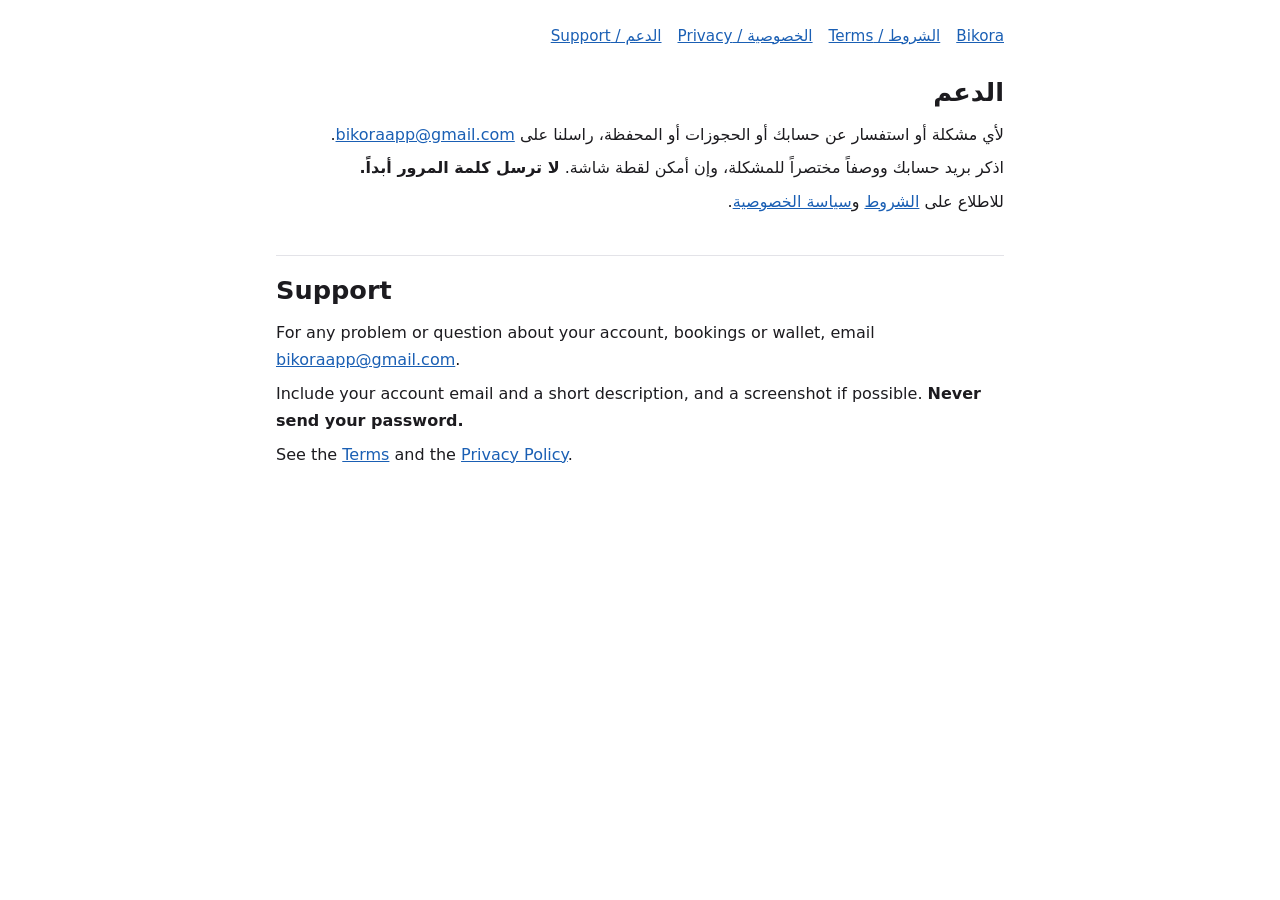
<file: support.html>
<!doctype html>
<html lang="ar" dir="rtl">
<head>
<meta charset="utf-8">
<meta name="viewport" content="width=device-width,initial-scale=1">
<title>بيكورا — الدعم / Bikora — Support</title>
<link rel="stylesheet" href="style.css">
</head>
<body>
<main>
<nav><a href="index.html">Bikora</a><a href="terms.html">الشروط / Terms</a><a href="privacy.html">الخصوصية / Privacy</a><a href="support.html">الدعم / Support</a></nav>
<section class="lang" lang="ar" dir="rtl" style="border-top:0;margin-top:0">
<h1>الدعم</h1>
<p>لأي مشكلة أو استفسار عن حسابك أو الحجوزات أو المحفظة، راسلنا على <a href="mailto:bikoraapp@gmail.com">bikoraapp@gmail.com</a>.</p>
<p>اذكر بريد حسابك ووصفاً مختصراً للمشكلة، وإن أمكن لقطة شاشة. <b>لا ترسل كلمة المرور أبداً.</b></p>
<p>للاطلاع على <a href="terms.html">الشروط</a> و<a href="privacy.html">سياسة الخصوصية</a>.</p>
</section>
<section class="lang" lang="en" dir="ltr">
<h1>Support</h1>
<p>For any problem or question about your account, bookings or wallet, email <a href="mailto:bikoraapp@gmail.com">bikoraapp@gmail.com</a>.</p>
<p>Include your account email and a short description, and a screenshot if possible. <b>Never send your password.</b></p>
<p>See the <a href="terms.html">Terms</a> and the <a href="privacy.html">Privacy Policy</a>.</p>
</section>
</main>
</body>
</html>
</file>
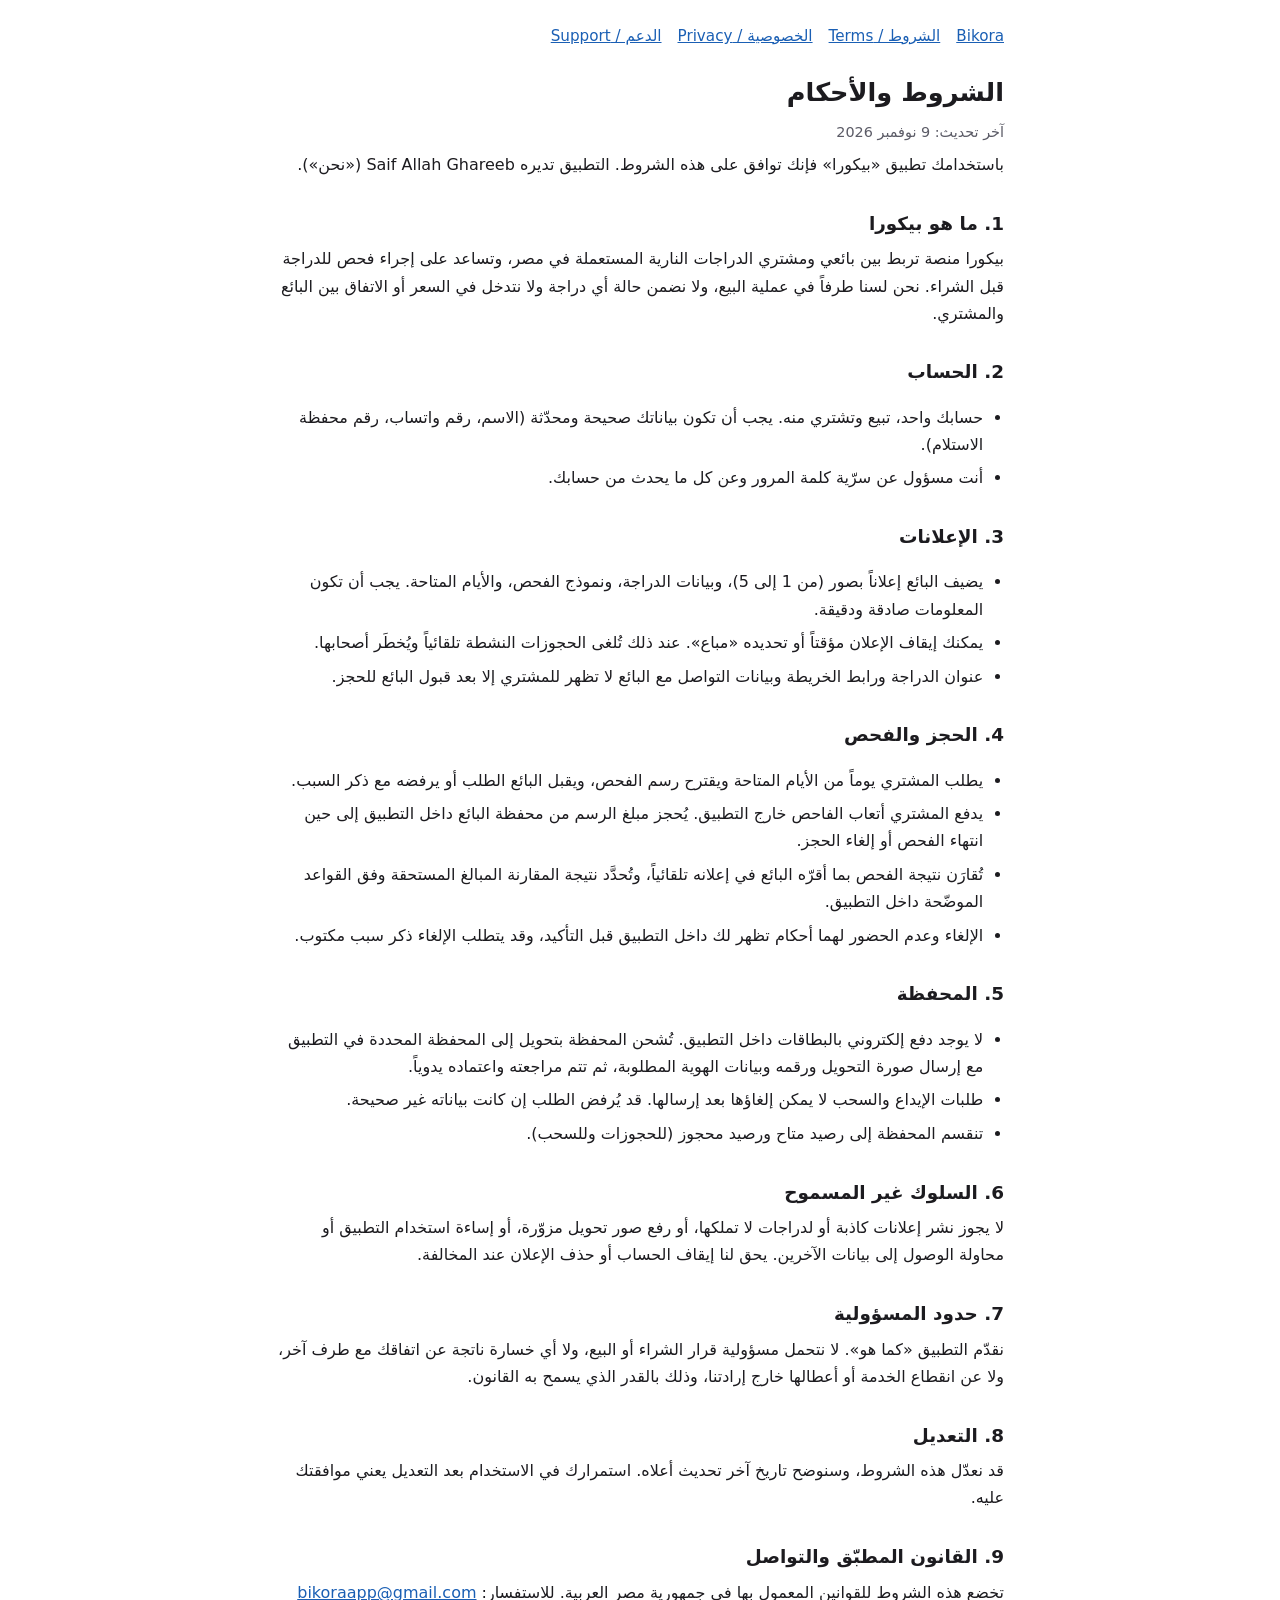
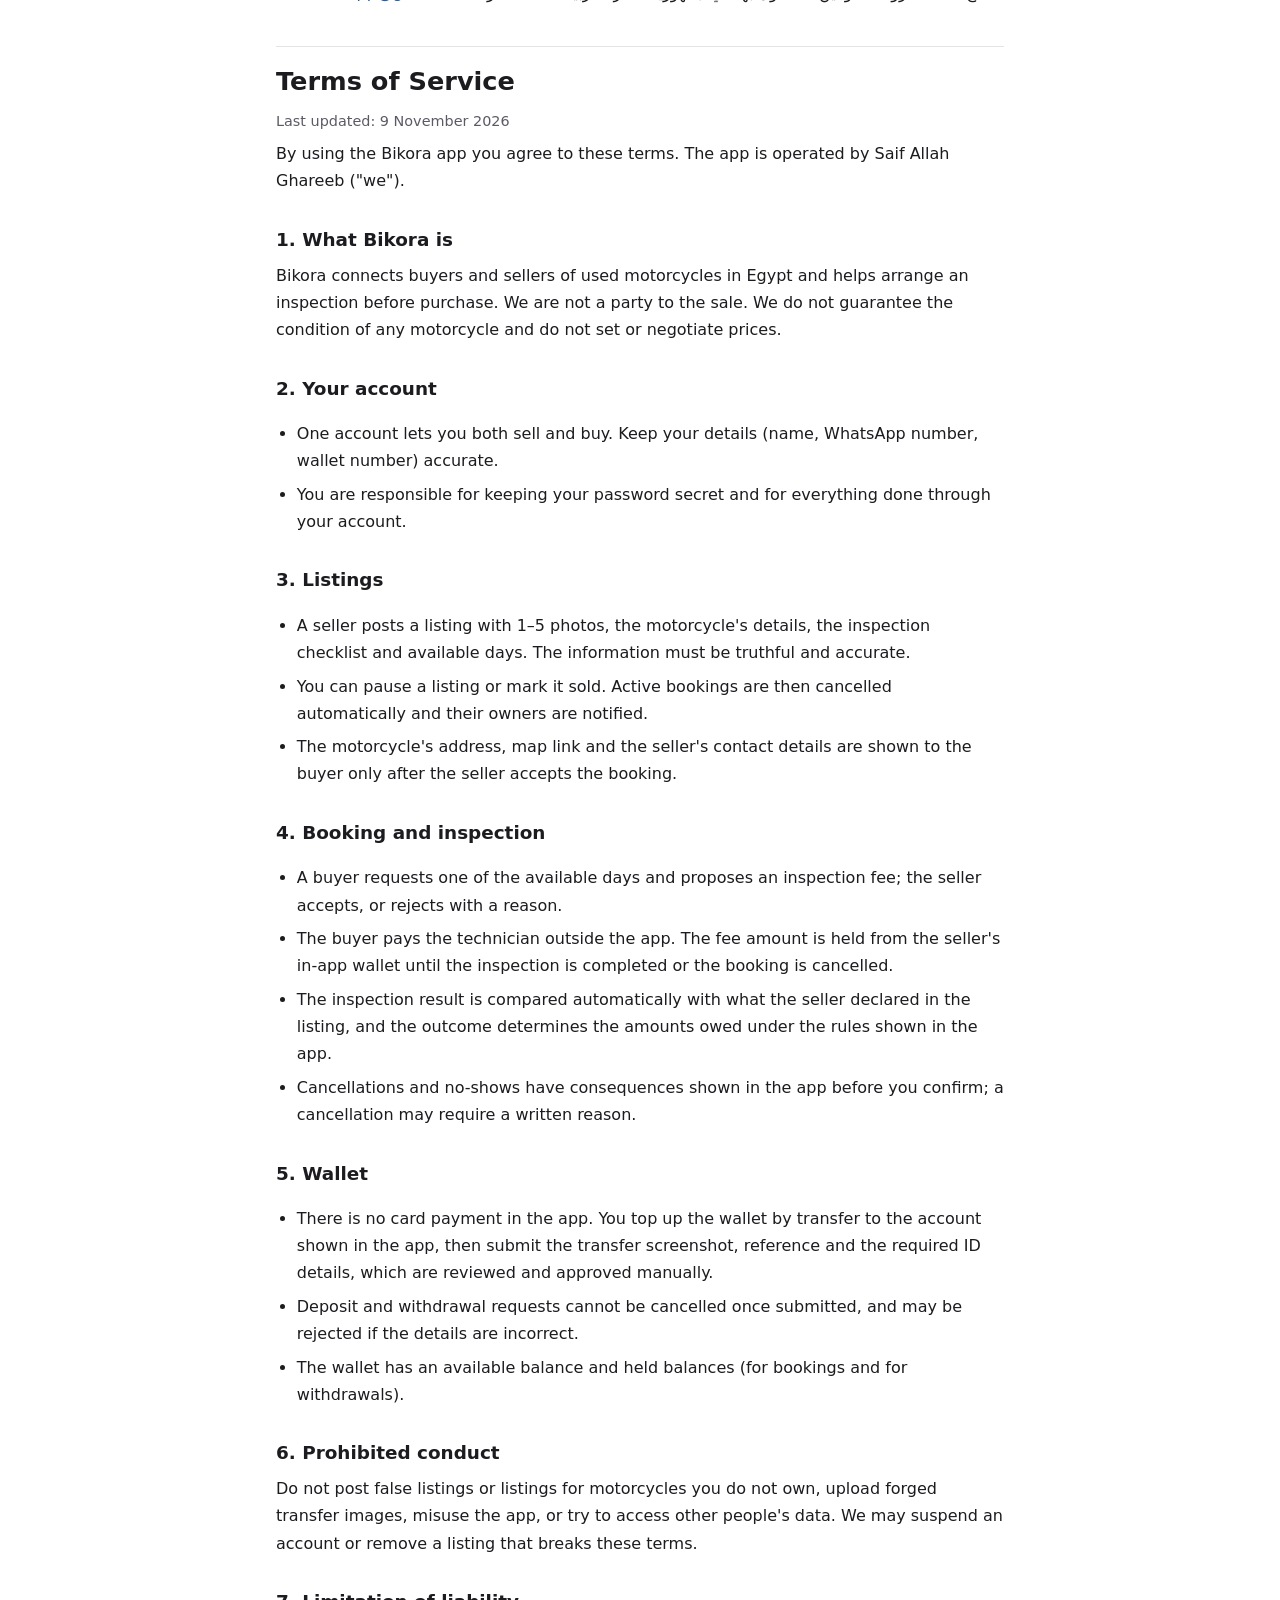
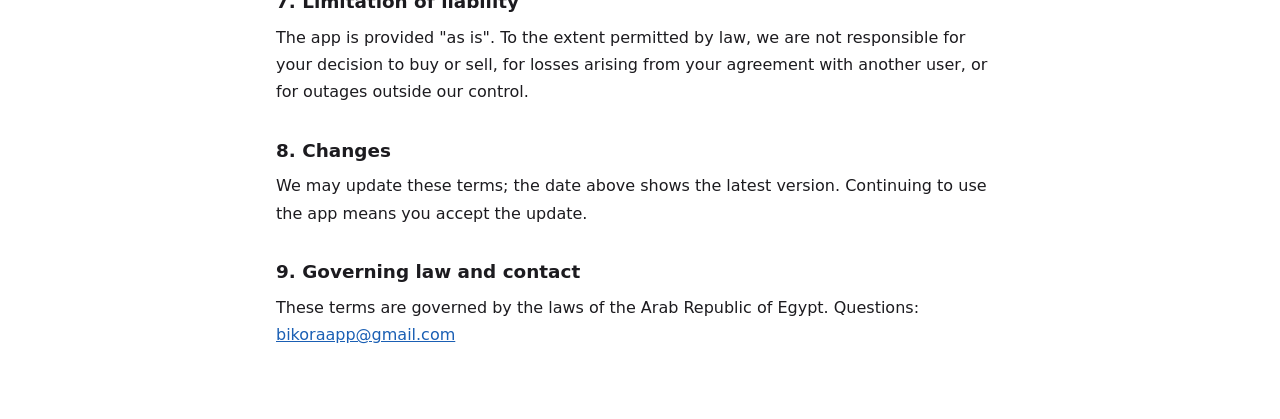
<file: terms.html>
<!doctype html>
<html lang="ar" dir="rtl">
<head>
<meta charset="utf-8">
<meta name="viewport" content="width=device-width,initial-scale=1">
<title>بيكورا — الشروط والأحكام / Bikora — Terms of Service</title>
<link rel="stylesheet" href="style.css">
</head>
<body>
<main>
<nav><a href="index.html">Bikora</a><a href="terms.html">الشروط / Terms</a><a href="privacy.html">الخصوصية / Privacy</a><a href="support.html">الدعم / Support</a></nav>
<section class="lang" lang="ar" dir="rtl" style="border-top:0;margin-top:0">
<h1>الشروط والأحكام</h1>
<p class="meta">آخر تحديث: 9 نوفمبر 2026</p>
<p>باستخدامك تطبيق «بيكورا» فإنك توافق على هذه الشروط. التطبيق تديره Saif Allah Ghareeb («نحن»).</p>

<h2>1. ما هو بيكورا</h2>
<p>بيكورا منصة تربط بين بائعي ومشتري الدراجات النارية المستعملة في مصر، وتساعد على إجراء فحص للدراجة قبل الشراء. نحن لسنا طرفاً في عملية البيع، ولا نضمن حالة أي دراجة ولا نتدخل في السعر أو الاتفاق بين البائع والمشتري.</p>

<h2>2. الحساب</h2>
<ul>
<li>حسابك واحد، تبيع وتشتري منه. يجب أن تكون بياناتك صحيحة ومحدّثة (الاسم، رقم واتساب، رقم محفظة الاستلام).</li>
<li>أنت مسؤول عن سرّية كلمة المرور وعن كل ما يحدث من حسابك.</li>
</ul>

<h2>3. الإعلانات</h2>
<ul>
<li>يضيف البائع إعلاناً بصور (من 1 إلى 5)، وبيانات الدراجة، ونموذج الفحص، والأيام المتاحة. يجب أن تكون المعلومات صادقة ودقيقة.</li>
<li>يمكنك إيقاف الإعلان مؤقتاً أو تحديده «مباع». عند ذلك تُلغى الحجوزات النشطة تلقائياً ويُخطَر أصحابها.</li>
<li>عنوان الدراجة ورابط الخريطة وبيانات التواصل مع البائع لا تظهر للمشتري إلا بعد قبول البائع للحجز.</li>
</ul>

<h2>4. الحجز والفحص</h2>
<ul>
<li>يطلب المشتري يوماً من الأيام المتاحة ويقترح رسم الفحص، ويقبل البائع الطلب أو يرفضه مع ذكر السبب.</li>
<li>يدفع المشتري أتعاب الفاحص خارج التطبيق. يُحجز مبلغ الرسم من محفظة البائع داخل التطبيق إلى حين انتهاء الفحص أو إلغاء الحجز.</li>
<li>تُقارَن نتيجة الفحص بما أقرّه البائع في إعلانه تلقائياً، وتُحدَّد نتيجة المقارنة المبالغ المستحقة وفق القواعد الموضّحة داخل التطبيق.</li>
<li>الإلغاء وعدم الحضور لهما أحكام تظهر لك داخل التطبيق قبل التأكيد، وقد يتطلب الإلغاء ذكر سبب مكتوب.</li>
</ul>

<h2>5. المحفظة</h2>
<ul>
<li>لا يوجد دفع إلكتروني بالبطاقات داخل التطبيق. تُشحن المحفظة بتحويل إلى المحفظة المحددة في التطبيق مع إرسال صورة التحويل ورقمه وبيانات الهوية المطلوبة، ثم تتم مراجعته واعتماده يدوياً.</li>
<li>طلبات الإيداع والسحب لا يمكن إلغاؤها بعد إرسالها. قد يُرفض الطلب إن كانت بياناته غير صحيحة.</li>
<li>تنقسم المحفظة إلى رصيد متاح ورصيد محجوز (للحجوزات وللسحب).</li>
</ul>

<h2>6. السلوك غير المسموح</h2>
<p>لا يجوز نشر إعلانات كاذبة أو لدراجات لا تملكها، أو رفع صور تحويل مزوّرة، أو إساءة استخدام التطبيق أو محاولة الوصول إلى بيانات الآخرين. يحق لنا إيقاف الحساب أو حذف الإعلان عند المخالفة.</p>

<h2>7. حدود المسؤولية</h2>
<p>نقدّم التطبيق «كما هو». لا نتحمل مسؤولية قرار الشراء أو البيع، ولا أي خسارة ناتجة عن اتفاقك مع طرف آخر، ولا عن انقطاع الخدمة أو أعطالها خارج إرادتنا، وذلك بالقدر الذي يسمح به القانون.</p>

<h2>8. التعديل</h2>
<p>قد نعدّل هذه الشروط، وسنوضح تاريخ آخر تحديث أعلاه. استمرارك في الاستخدام بعد التعديل يعني موافقتك عليه.</p>

<h2>9. القانون المطبّق والتواصل</h2>
<p>تخضع هذه الشروط للقوانين المعمول بها في جمهورية مصر العربية. للاستفسار: <a href="mailto:bikoraapp@gmail.com">bikoraapp@gmail.com</a></p>
</section>

<section class="lang" lang="en" dir="ltr">
<h1>Terms of Service</h1>
<p class="meta">Last updated: 9 November 2026</p>
<p>By using the Bikora app you agree to these terms. The app is operated by Saif Allah Ghareeb ("we").</p>

<h2>1. What Bikora is</h2>
<p>Bikora connects buyers and sellers of used motorcycles in Egypt and helps arrange an inspection before purchase. We are not a party to the sale. We do not guarantee the condition of any motorcycle and do not set or negotiate prices.</p>

<h2>2. Your account</h2>
<ul>
<li>One account lets you both sell and buy. Keep your details (name, WhatsApp number, wallet number) accurate.</li>
<li>You are responsible for keeping your password secret and for everything done through your account.</li>
</ul>

<h2>3. Listings</h2>
<ul>
<li>A seller posts a listing with 1–5 photos, the motorcycle's details, the inspection checklist and available days. The information must be truthful and accurate.</li>
<li>You can pause a listing or mark it sold. Active bookings are then cancelled automatically and their owners are notified.</li>
<li>The motorcycle's address, map link and the seller's contact details are shown to the buyer only after the seller accepts the booking.</li>
</ul>

<h2>4. Booking and inspection</h2>
<ul>
<li>A buyer requests one of the available days and proposes an inspection fee; the seller accepts, or rejects with a reason.</li>
<li>The buyer pays the technician outside the app. The fee amount is held from the seller's in-app wallet until the inspection is completed or the booking is cancelled.</li>
<li>The inspection result is compared automatically with what the seller declared in the listing, and the outcome determines the amounts owed under the rules shown in the app.</li>
<li>Cancellations and no-shows have consequences shown in the app before you confirm; a cancellation may require a written reason.</li>
</ul>

<h2>5. Wallet</h2>
<ul>
<li>There is no card payment in the app. You top up the wallet by transfer to the account shown in the app, then submit the transfer screenshot, reference and the required ID details, which are reviewed and approved manually.</li>
<li>Deposit and withdrawal requests cannot be cancelled once submitted, and may be rejected if the details are incorrect.</li>
<li>The wallet has an available balance and held balances (for bookings and for withdrawals).</li>
</ul>

<h2>6. Prohibited conduct</h2>
<p>Do not post false listings or listings for motorcycles you do not own, upload forged transfer images, misuse the app, or try to access other people's data. We may suspend an account or remove a listing that breaks these terms.</p>

<h2>7. Limitation of liability</h2>
<p>The app is provided "as is". To the extent permitted by law, we are not responsible for your decision to buy or sell, for losses arising from your agreement with another user, or for outages outside our control.</p>

<h2>8. Changes</h2>
<p>We may update these terms; the date above shows the latest version. Continuing to use the app means you accept the update.</p>

<h2>9. Governing law and contact</h2>
<p>These terms are governed by the laws of the Arab Republic of Egypt. Questions: <a href="mailto:bikoraapp@gmail.com">bikoraapp@gmail.com</a></p>
</section>
</main>
</body>
</html>
</file>
<file: style.css>
:root{--bg:#fff;--fg:#1c1b1f;--muted:#5b5b66;--line:#e3e3e8;--accent:#1a5fb4}
@media(prefers-color-scheme:dark){:root{--bg:#121214;--fg:#ececf1;--muted:#a0a0ab;--line:#2c2c31;--accent:#7fb2ff}}
*{box-sizing:border-box}
body{margin:0;background:var(--bg);color:var(--fg);font:16px/1.7 system-ui,-apple-system,"Segoe UI",Tahoma,sans-serif}
main{max-width:760px;margin:0 auto;padding:24px 16px 64px}
h1{font-size:1.6rem;margin:.2em 0}h2{font-size:1.15rem;margin:1.6em 0 .3em}
p,li{margin:.4em 0}ul{padding-inline-start:1.3em}
a{color:var(--accent)}
.meta{color:var(--muted);font-size:.9rem}
section.lang{border-top:1px solid var(--line);margin-top:40px;padding-top:8px}
nav{display:flex;gap:16px;flex-wrap:wrap;font-size:.95rem;margin-bottom:8px}
.note{border:1px solid var(--line);border-radius:10px;padding:10px 14px;margin:16px 0;color:var(--muted);font-size:.92rem}
</file>
